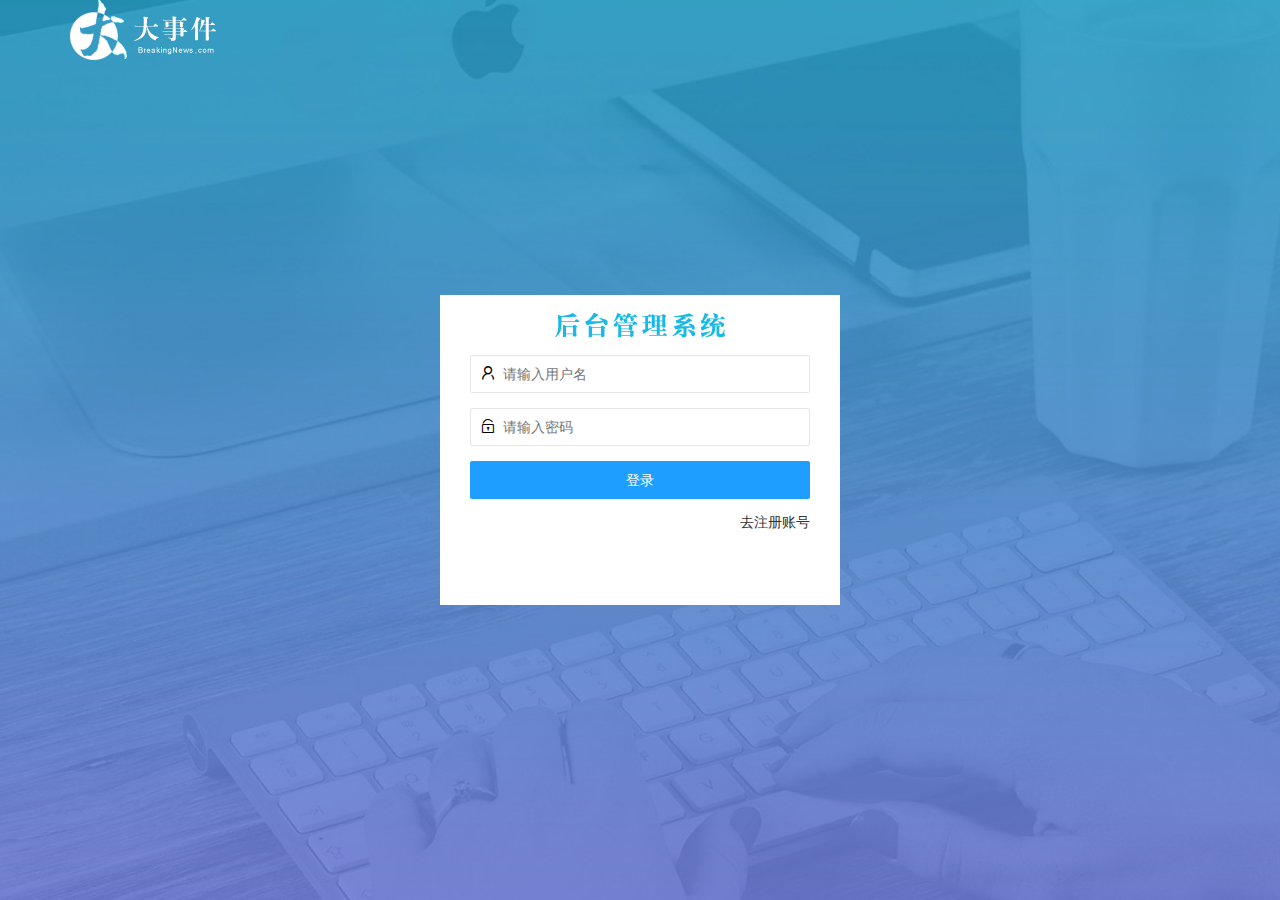
<file: index.html>
<!DOCTYPE html>
<html lang="en">
  <head>
    <meta charset="UTF-8" />
    <meta http-equiv="X-UA-Compatible" content="IE=edge" />
    <meta name="viewport" content="width=device-width, initial-scale=1.0" />
    <title>Document</title>
    <!-- 导入layui 样式 -->
    <link rel="stylesheet" href="/assets/lib/layui/css/layui.css" />
    <!-- 导入自己写的样式 -->
    <link rel="stylesheet" href="/assets/css/index.css" />
  </head>
    <script src="/assets/js/wanshan.js"></script>

  <body>

    <div class="layui-layout layui-layout-admin">
      <div class="layui-header">
        <div class="layui-logo">
          <img src="assets/images/logo.png" />
        </div>
        <!-- 头部区域（可配合layui 已有的水平导航） -->
        <ul class="layui-nav layui-layout-right">
          <li class="layui-nav-item layui-hide layui-show-md-inline-block">
            <a href="javascript:;" class="userinfo">
              <img
                src="//tva1.sinaimg.cn/crop.0.0.118.118.180/5db11ff4gw1e77d3nqrv8j203b03cweg.jpg"
                class="layui-nav-img"
              />
              <span class="text-avatar">A</span>
              个人中心
            </a>
            <dl class="layui-nav-child">
              <dd><a href="/user/user_info.html" target="fm">基本资料</a></dd>
              <dd><a href="/user/user_avatar.html" target="fm">更换头像</a></dd>
              <dd><a href="/user/user_pwd.html" target="fm">重置密码</a></dd>
            </dl>
          </li>
          <li class="layui-nav-item" lay-header-event="menuRight" lay-unselect>
            <a href="javascript:;" id="btn_logout">
              <i class="layui-icon layui-icon-set"></i>退出
            </a>
          </li>
        </ul>
      </div>

      <div class="layui-side layui-bg-black">
        <div class="layui-side-scroll">
          <div class="userinfo">
            <img
              src="//tva1.sinaimg.cn/crop.0.0.118.118.180/5db11ff4gw1e77d3nqrv8j203b03cweg.jpg"
              class="layui-nav-img"
            />
            <span class="text-avatar">A</span>
            <span id="welcome"></span>
          </div>
          <!-- 左侧导航区域（可配合layui已有的垂直导航） -->
          <ul
            class="layui-nav layui-nav-tree"
            lay-filter="test"
            lay-shrink="all"
          >
            <!-- 首页区域 -->
            <li class="layui-nav-item layui-this" >
              <a href="/home/dashboard.html" target="fm">
                <i class="layui-icon layui-icon-home"></i>
                首页
              </a>
            </li>
            <!-- 文章管理区域 -->
            <li class="layui-nav-item">
              <a href="javascript:;">
                <i class="layui-icon layui-icon-file"></i>
                文章管理
              </a>
              <dl class="layui-nav-child">
                <dd>
                  <a href="javascript:;">
                    <i class="layui-icon layui-icon-app"></i>
                    文章类别
                  </a>
                </dd>
                <dd>
                  <a href="javascript:;">
                    <i class="layui-icon layui-icon-app"></i>
                    文章列表
                  </a>
                </dd>
                <dd>
                  <a href="javascript:;">
                    <i class="layui-icon layui-icon-app"></i>
                    发布文章
                  </a>
                </dd>
              </dl>
            </li>

            <!-- 个人中心区域 -->
            <li class="layui-nav-item">
              <a class="" href="javascript:;">
                <i class="layui-icon layui-icon-user"></i>
                个人中心
              </a>
              <dl class="layui-nav-child">
                <dd>
                  <a href="/user/user_info.html" target="fm">
                    <i class="layui-icon layui-icon-app"></i>
                    基本资料
                  </a>
                </dd>
                <dd>
                  <a href="/user/user_avatar.html" target="fm">
                    <i class="layui-icon layui-icon-app"></i>
                    更换头像
                  </a>
                </dd>
                <dd>
                  <a href="/user/user_pwd.html" target="fm">
                    <i class="layui-icon layui-icon-app"></i>
                    重置密码
                  </a>
                </dd>
              </dl>
            </li>
          </ul>
        </div>
      </div>

      <div class="layui-body">
        <!-- 内容主体区域 -->
        <iframe src="/home/dashboard.html" name="fm" frameborder="0"></iframe>
      </div>

      <div class="layui-footer">
        <!-- 底部固定区域 -->
        @www qzx.com 我落笔写下年华，只是墨色淡了，没能写出未来可期
      </div>
    </div>

    <!-- 导入layui的js -->
    <script src="/assets/lib/layui/layui.all.js"></script>
    <!-- 导入jquery -->
    <script src="/assets/lib/jquery.js"></script>
    <!-- 导入自己封装的baseAPI -->
    <script src="/assets/js/baseAPI.js"></script>
    <!-- 导入自己的js -->
    <script src="/assets/js/index.js"></script>
  </body>
</html>
</file>
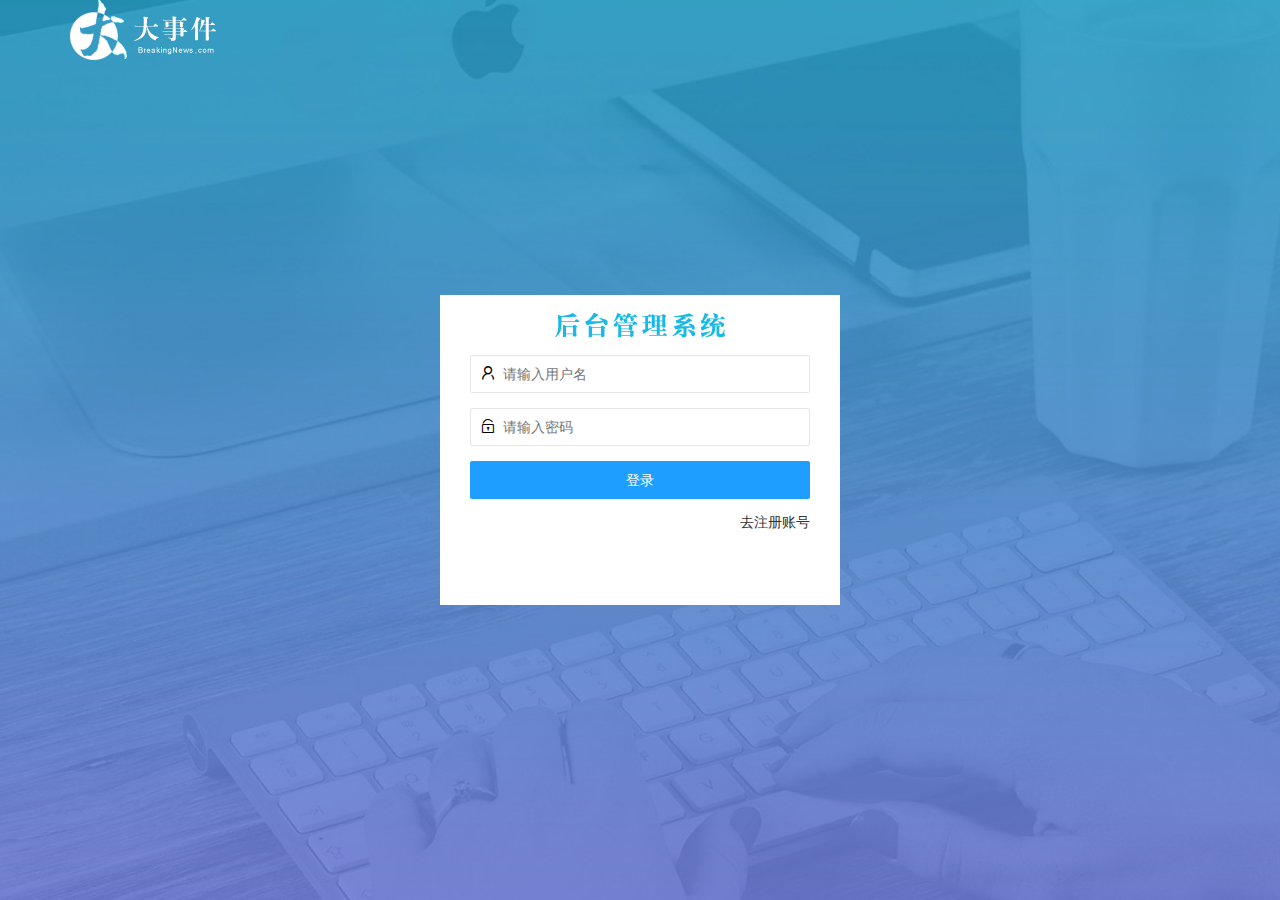
<file: login.html>
<!DOCTYPE html>
<html lang="en">
<head>
    <meta charset="UTF-8">
    <meta http-equiv="X-UA-Compatible" content="IE=edge">
    <meta name="viewport" content="width=device-width, initial-scale=1.0">
    <title>Document</title>
    <!-- 导入自己的样式 -->
    <link rel="stylesheet" href="/assets/css/login.css">
    <!-- 导入layui的样式 -->
    <link rel="stylesheet" href="/assets/lib/layui/css/layui.css">
</head>
<body>
    <!-- 头部的logo区域 -->
     <div class="layui-main">
         <img src="/assets/images/logo.png" alt=""/>

    </div>

        
    <!-- 登录注册区域 -->
     <div class="loginAndRegBox">
         <div class="title-box"></div>
        <!-- 登录div -->
        <div class="login-box">
         
            <!-- 登录的表单 -->
            <form class="layui-form" id="form_login">

                <!-- 用户名 -->
                <div class="layui-form-item">
                    <i class="layui-icon layui-icon-username"></i>
                    <input type="text" name="username" required 
                     lay-verify="required|username" placeholder="请输入用户名"
                      autocomplete="off" class="layui-input">
                </div>

                <!-- 密码 -->
                <div class="layui-form-item">
                    <i class="layui-icon layui-icon-password"></i>
                    <input type="password" name="password" required 
                     lay-verify="required|pwd" placeholder="请输入密码"
                      autocomplete="off" class="layui-input">
                </div>

                <!-- 登录按钮 -->
                <div class="layui-form-item">
                     <button class="layui-btn layui-btn-fluid  layui-btn-normal" lay-submit>登录</button>
                </div>

                <!-- 去注册链接 -->
                <div class="layui-form-item links">
                    <a href="javascript:;" id="link_reg"> 去注册账号 </a>
                </div>

            </form>   
          
        </div>
        
        <!-- 注册div -->
        <div class="reg-box">
            
            <!-- 注册的表单 -->
            <form class="layui-form" id="form_reg">

                <!-- 用户名 -->
                <div class="layui-form-item">
                    <i class="layui-icon layui-icon-username"></i>
                    <input type="text" name="username" required 
                     lay-verify="required|userName" placeholder="请输入用户名"
                      autocomplete="off" class="layui-input">
                </div>

                <!-- 密码 -->
                <div class="layui-form-item">
                    <i class="layui-icon layui-icon-password"></i>
                    <input type="password" name="password" required 
                     lay-verify="required|pwd" placeholder="请输入密码"
                      autocomplete="off" class="layui-input">
                </div>

                <!-- 密码确认 -->
                <div class="layui-form-item">
                    <i class="layui-icon layui-icon-password"></i>
                    <input type="password" name="repassword" required 
                     lay-verify="required|pwd|repwd" placeholder="请再次确认密码"
                      autocomplete="off" class="layui-input">
                </div>

                <!-- 注册按钮 -->
                <div class="layui-form-item">
                     <button class="layui-btn layui-btn-fluid  layui-btn-normal" lay-submit>注册</button>
                </div>

                <!-- 去登录链接 -->
                <div class="layui-form-item links">
                    <a href="javascript:;" id="link_login">去登录</a>
                </div>

            </form>
        </div>

     </div>
   
     <!-- layui 的js -->
     <script src="/assets/lib/layui/layui.all.js"></script>

     <!-- 导入Jquery -->
     <script src="/assets/lib/jquery.js"></script>

     <!-- 导入自己封装的 baseAPI  -->
     <script src="/assets/js/baseAPI.js"></script>

     <!-- 导入自己的js -->
     <script src="assets/js/login.js"></script>

    
</body>
</html>
</file>
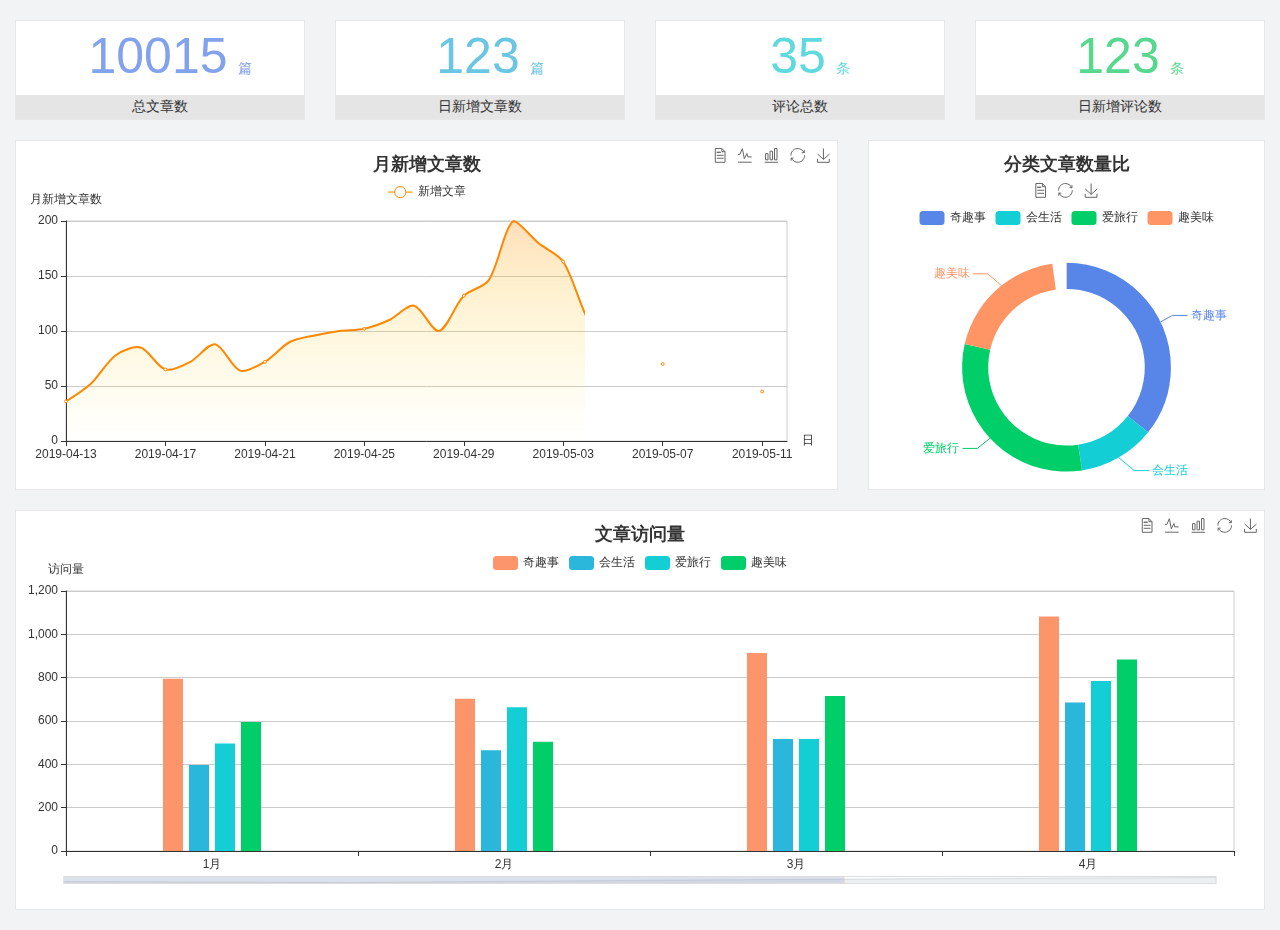
<file: home/dashboard.html>
<!DOCTYPE html>
<html lang="en">

<head>
  <meta charset="UTF-8">
  <meta name="viewport" content="width=device-width, initial-scale=1.0">
  <meta http-equiv="X-UA-Compatible" content="ie=edge">
  <title>图表统计</title>
  <link rel="stylesheet" href="../../assets/lib/bootstrap.css" />
  <link rel="stylesheet" href="../../assets/lib/main.css" />
  <script src="../../assets/lib/jquery.js"></script>
  <script type="text/javascript" src="../../assets/lib/echarts.min.js"></script>
</head>

<body>
  <div class="container-fluid">
    <div class="row spannel_list">
      <div class="col-sm-3 col-xs-6">
        <div class="spannel">
          <em>10015</em><span>篇</span>
          <b>总文章数</b>
        </div>
      </div>
      <div class="col-sm-3 col-xs-6">
        <div class="spannel scolor01">
          <em>123</em><span>篇</span>
          <b>日新增文章数</b>
        </div>
      </div>
      <div class="col-sm-3 col-xs-6">
        <div class="spannel scolor02">
          <em>35</em><span>条</span>
          <b>评论总数</b>
        </div>
      </div>
      <div class="col-sm-3 col-xs-6">
        <div class="spannel scolor03">
          <em>123</em><span>条</span>
          <b>日新增评论数</b>
        </div>
      </div>
    </div>
  </div>

  <div class="container-fluid">
    <div class="row curve-pie">
      <div class="col-lg-8 col-md-8">
        <div class="gragh_pannel" id="curve_show"></div>
      </div>
      <div class="col-lg-4 col-md-4">
        <div class="gragh_pannel" id="pie_show"></div>
      </div>
    </div>
  </div>

  <div class="container-fluid">
    <div class="column_pannel" id="column_show"></div>
  </div>

  <script>
    var oChart = echarts.init(document.getElementById('curve_show'));
    var aList_all = [
      { 'count': 36, 'date': '2019-04-13' },
      { 'count': 52, 'date': '2019-04-14' },
      { 'count': 78, 'date': '2019-04-15' },
      { 'count': 85, 'date': '2019-04-16' },
      { 'count': 65, 'date': '2019-04-17' },
      { 'count': 72, 'date': '2019-04-18' },
      { 'count': 88, 'date': '2019-04-19' },
      { 'count': 64, 'date': '2019-04-20' },
      { 'count': 72, 'date': '2019-04-21' },
      { 'count': 90, 'date': '2019-04-22' },
      { 'count': 96, 'date': '2019-04-23' },
      { 'count': 100, 'date': '2019-04-24' },
      { 'count': 102, 'date': '2019-04-25' },
      { 'count': 110, 'date': '2019-04-26' },
      { 'count': 123, 'date': '2019-04-27' },
      { 'count': 100, 'date': '2019-04-28' },
      { 'count': 132, 'date': '2019-04-29' },
      { 'count': 146, 'date': '2019-04-30' },
      { 'count': 200, 'date': '2019-05-01' },
      { 'count': 180, 'date': '2019-05-02' },
      { 'count': 163, 'date': '2019-05-03' },
      { 'count': 110, 'date': '2019-05-04' },
      { 'count': 80, 'date': '2019-05-05' },
      { 'count': 82, 'date': '2019-05-06' },
      { 'count': 70, 'date': '2019-05-07' },
      { 'count': 65, 'date': '2019-05-08' },
      { 'count': 54, 'date': '2019-05-09' },
      { 'count': 40, 'date': '2019-05-10' },
      { 'count': 45, 'date': '2019-05-11' },
      { 'count': 38, 'date': '2019-05-12' },
    ];

    let aCount = [];
    let aDate = [];

    for (var i = 0; i < aList_all.length; i++) {
      aCount.push(aList_all[i].count);
      aDate.push(aList_all[i].date);
    }

    var chartopt = {
      title: {
        text: '月新增文章数',
        left: 'center',
        top: '10'
      },
      tooltip: {
        trigger: 'axis'
      },
      legend: {
        data: ['新增文章'],
        top: '40'
      },
      toolbox: {
        show: true,
        feature: {
          mark: { show: true },
          dataView: { show: true, readOnly: false },
          magicType: { show: true, type: ['line', 'bar'] },
          restore: { show: true },
          saveAsImage: { show: true }
        }
      },
      calculable: true,
      xAxis: [
        {
          name: '日',
          type: 'category',
          boundaryGap: false,
          data: aDate
        }
      ],
      yAxis: [
        {
          name: '月新增文章数',
          type: 'value'
        }
      ],
      series: [
        {
          name: '新增文章',
          type: 'line',
          smooth: true,
          itemStyle: { normal: { areaStyle: { type: 'default' }, color: '#f80' }, lineStyle: { color: '#f80' } },
          data: aCount
        }],
      areaStyle: {
        normal: {
          color: new echarts.graphic.LinearGradient(0, 0, 0, 1, [{
            offset: 0,
            color: 'rgba(255,136,0,0.39)'
          }, {
            offset: .34,
            color: 'rgba(255,180,0,0.25)'
          }, {
            offset: 1,
            color: 'rgba(255,222,0,0.00)'
          }])

        }
      },
      grid: {
        show: true,
        x: 50,
        x2: 50,
        y: 80,
        height: 220
      }
    };

    oChart.setOption(chartopt);


    var oPie = echarts.init(document.getElementById('pie_show'));
    var oPieopt =
    {
      title: {
        top: 10,
        text: '分类文章数量比',
        x: 'center'
      },
      tooltip: {
        trigger: 'item',
        formatter: "{a} <br/>{b} : {c} ({d}%)"
      },
      color: ['#5885e8', '#13cfd5', '#00ce68', '#ff9565'],
      legend: {
        x: 'center',
        top: 65,
        data: ['奇趣事', '会生活', '爱旅行', '趣美味']
      },
      toolbox: {
        show: true,
        x: 'center',
        top: 35,
        feature: {
          mark: { show: true },
          dataView: { show: true, readOnly: false },
          magicType: {
            show: true,
            type: ['pie', 'funnel'],
            option: {
              funnel: {
                x: '25%',
                width: '50%',
                funnelAlign: 'left',
                max: 1548
              }
            }
          },
          restore: { show: true },
          saveAsImage: { show: true }
        }
      },
      calculable: true,
      series: [
        {
          name: '访问来源',
          type: 'pie',
          radius: ['45%', '60%'],
          center: ['50%', '65%'],
          data: [
            { value: 300, name: '奇趣事' },
            { value: 100, name: '会生活' },
            { value: 260, name: '爱旅行' },
            { value: 180, name: '趣美味' }
          ]
        }
      ]
    };
    oPie.setOption(oPieopt);



    var oColumn = this.echarts.init(document.getElementById('column_show'));
    var oColumnopt =
    {
      title: {
        text: '文章访问量',
        left: 'center',
        top: '10'
      },
      tooltip: {
        trigger: 'axis'
      },
      legend: {
        data: ['奇趣事', '会生活', '爱旅行', '趣美味'],
        top: '40'
      },
      toolbox: {
        show: true,
        feature: {
          mark: { show: true },
          dataView: { show: true, readOnly: false },
          magicType: { show: true, type: ['line', 'bar'] },
          restore: { show: true },
          saveAsImage: { show: true }
        }
      },
      calculable: true,
      xAxis: [
        {
          type: 'category',
          data: ['1月', '2月', '3月', '4月', '5月']
        }
      ],
      yAxis: [
        {
          name: '访问量',
          type: 'value'
        }
      ],
      series: [
        {
          name: '奇趣事',
          type: 'bar',
          barWidth: 20,
          itemStyle: {
            normal: { areaStyle: { type: 'default' }, color: '#fd956a' }
          },
          data: [800, 708, 920, 1090, 1200]
        },
        {
          name: '会生活',
          type: 'bar',
          barWidth: 20,
          itemStyle: {
            normal: { areaStyle: { type: 'default' }, color: '#2bb6db' }
          },
          data: [400, 468, 520, 690, 800]
        },
        {
          name: '爱旅行',
          type: 'bar',
          barWidth: 20,
          itemStyle: {
            normal: { areaStyle: { type: 'default' }, color: '#13cfd5' }
          },
          data: [500, 668, 520, 790, 900]
        },
        {
          name: '趣美味',
          type: 'bar',
          barWidth: 20,
          itemStyle: {
            normal: { areaStyle: { type: 'default' }, color: '#00ce68' }
          },
          data: [600, 508, 720, 890, 1000]
        }
      ],
      grid: {
        show: true,
        x: 50,
        x2: 30,
        y: 80,
        height: 260
      },
      dataZoom: [//给x轴设置滚动条
        {
          start: 0,//默认为0
          end: 100 - 1000 / 31,//默认为100
          type: 'slider',
          show: true,
          xAxisIndex: [0],
          handleSize: 0,//滑动条的 左右2个滑动条的大小
          height: 8,//组件高度
          left: 45, //左边的距离
          right: 50,//右边的距离
          bottom: 26,//右边的距离
          handleColor: '#ddd',//h滑动图标的颜色
          handleStyle: {
            borderColor: "#cacaca",
            borderWidth: "1",
            shadowBlur: 2,
            background: "#ddd",
            shadowColor: "#ddd",
          }
        }]
    };
    oColumn.setOption(oColumnopt);
  </script>
</body>

</html>
</file>
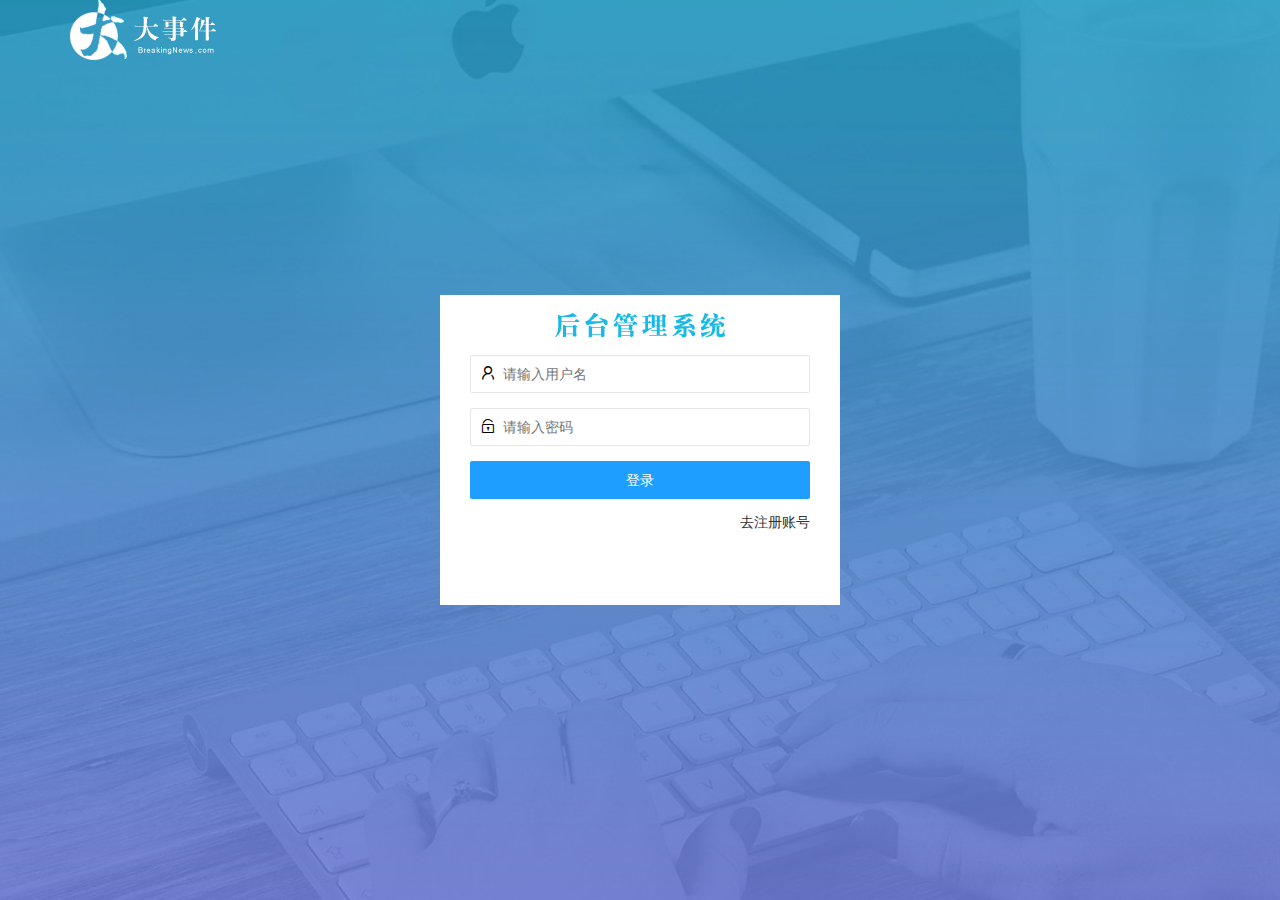
<file: user/user_avatar.html>
<!DOCTYPE html>
<html lang="en">
  <head>
    <meta charset="UTF-8" />
    <meta http-equiv="X-UA-Compatible" content="IE=edge" />
    <meta name="viewport" content="width=device-width, initial-scale=1.0" />
    <title>Document</title>
    <!-- 导入layui 样式 -->
    <link rel="stylesheet" href="/assets/lib/layui/css/layui.css" />
    <!-- 导入裁剪图片的样式  -->
    <link rel="stylesheet" href="/assets/lib/cropper/cropper.css" />
    <!-- 导入自己的css样式 -->
    <link rel="stylesheet" href="/assets/css/user/user_avatar.css" />
  </head>
  <script src="/assets/js/wanshan.js"></script>
  <body>
    <div class="layui-card">
      <div class="layui-card-header">更换头像</div>
      <div class="layui-card-body">
        <!-- 第一行的图片裁剪和预览区域 -->
        <div class="row1">
          <!-- 图片裁剪区域 -->
          <div class="cropper-box">
            <!-- 这个 img 标签很重要，将来会把它初始化为裁剪区域 -->
            <img id="image" src="/assets/images/sample.jpg" />
          </div>
          <!-- 图片的预览区域 -->
          <div class="preview-box">
            <div>
              <!-- 宽高为 100px 的预览区域 -->
              <div class="img-preview w100"></div>
              <p class="size">100 x 100</p>
            </div>
            <div>
              <!-- 宽高为 50px 的预览区域 -->
              <div class="img-preview w50"></div>
              <p class="size">50 x 50</p>
            </div>
          </div>
        </div>

        <!-- 第二行的按钮区域 -->
        <div class="row2">
            <!-- 通过accept 指定类型 -->
          <input type="file" id="file" accept="image/png,image/jpeg">
          <button type="button" class="layui-btn" id="btnChooseImage">上传</button>
          <button type="button" class="layui-btn layui-btn-danger" id="btnUpload">确定</button>
        </div>
      </div>
    </div>




    <!-- 导入layui的js -->
    <script src="/assets/lib/layui/layui.all.js"></script>
    <!-- 导入jquery -->
    <script src="/assets/lib/jquery.js"></script>
    <!-- 导入裁剪js -->
    <script src="/assets/lib/cropper/Cropper.js"></script>
    <script src="/assets/lib/cropper/jquery-cropper.js"></script>
    <!-- 导入自己封装的baseAPI -->
    <script src="/assets/js/baseAPI.js"></script>
    <!-- 导入自己的js -->
    <script src="/assets/js/user/user_avatar.js"></script>


  </body>
</html>
</file>
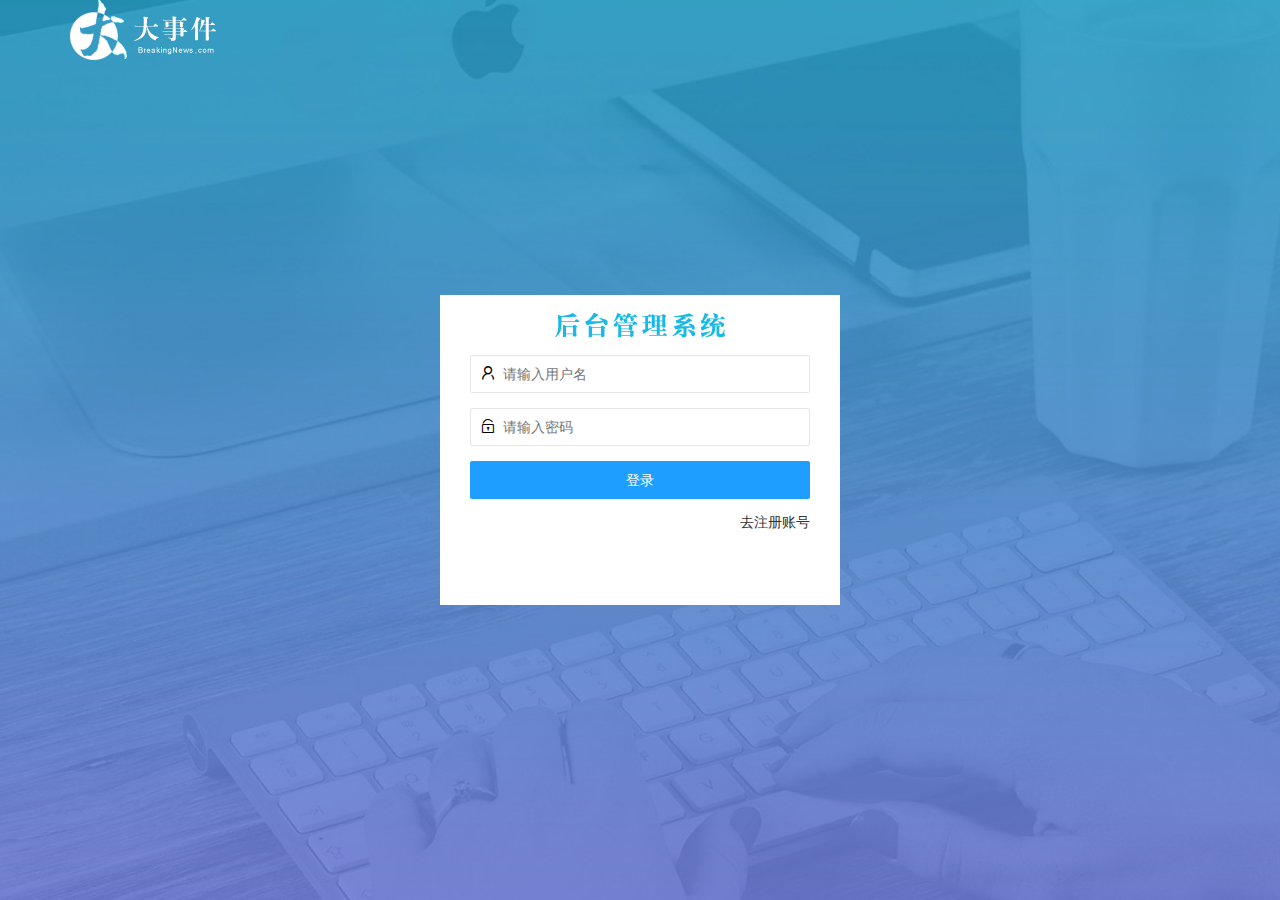
<file: user/user_info.html>
<!DOCTYPE html>
<html lang="en">

<head>
    <meta charset="UTF-8">
    <meta http-equiv="X-UA-Compatible" content="IE=edge">
    <meta name="viewport" content="width=device-width, initial-scale=1.0">
    <title>Document</title>
    <!-- 导入layui 样式 -->
    <link rel="stylesheet" href="/assets/lib/layui/css/layui.css" />
    <!-- 导入自己的css样式 -->
    <link rel="stylesheet" href="/assets/css/user/user_info.css">

</head>
    <script src="/assets/js/wanshan.js"></script>

<body>
    <!-- 卡片区域 -->
    <div class="layui-card">
        <div class="layui-card-header">修改用户信息</div>
        <div class="layui-card-body">
            <!-- form 表单区域 -->
            <form class="layui-form" lay-filter="formUserInfo">
                <!--  隐藏域 获取id-->
                <input type="hidden" name="id"/>
                <div class="layui-form-item">
                    <label class="layui-form-label">登录名称</label>
                    <div class="layui-input-block">
                        <input type="text" name="username" required placeholder="请输登录名称"
                            autocomplete="off" class="layui-input" readonly>
                    </div>
                </div>
                <div class="layui-form-item">
                    <label class="layui-form-label">用户昵称</label>
                    <div class="layui-input-block">
                        <input type="text" name="nickname" required lay-verify="required|nickname" placeholder="请输入用户昵称"
                            autocomplete="off" class="layui-input">
                    </div>
                </div>
                <div class="layui-form-item">
                    <label class="layui-form-label">用户邮箱</label>
                    <div class="layui-input-block">
                        <input type="text" name="email" required lay-verify="required|email" placeholder="请输入用户邮箱"
                            autocomplete="off" class="layui-input">
                    </div>
                </div>
                <!-- 提交按钮区域 -->
                <div class="layui-form-item">
                    <div class="layui-input-block">
                        <button class="layui-btn" lay-submit lay-filter="formDemo">提交修改</button>
                        <button type="reset" class="layui-btn layui-btn-primary" id="btnReset">重置</button>
                    </div>
                </div>
            </form>
        </div>




         <!-- 导入layui的js -->
    <script src="/assets/lib/layui/layui.all.js"></script>
    <!-- 导入jquery -->
    <script src="/assets/lib/jquery.js"></script>
    <!-- 导入自己封装的baseAPI -->
    <script src="/assets/js/baseAPI.js"></script>
    <!-- 导入自己的js -->
    <script src="/assets/js/user/user_info.js"></script>
</body>

</html>
</file>
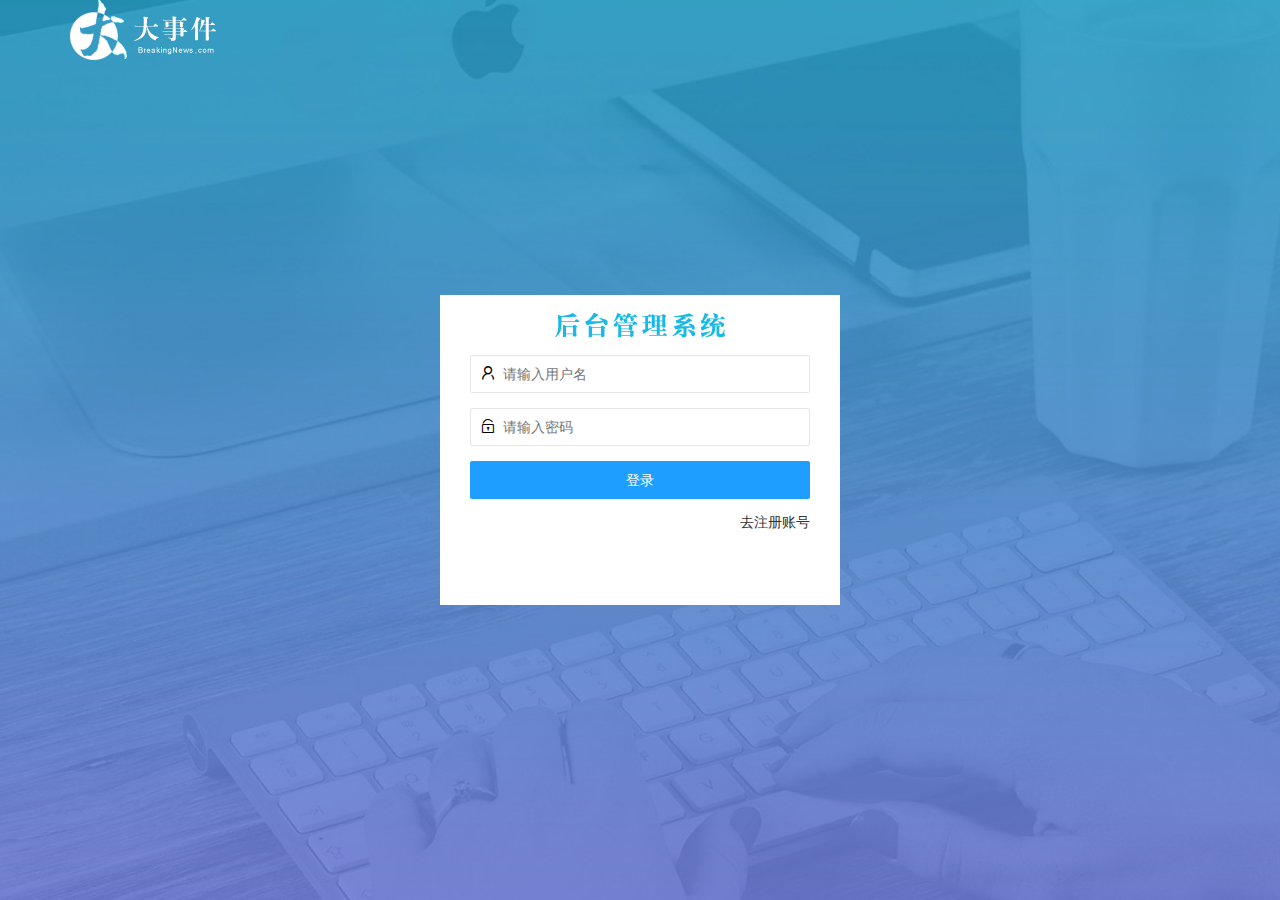
<file: user/user_pwd.html>
<!DOCTYPE html>
<html lang="en">
  <head>
    <meta charset="UTF-8" />
    <meta http-equiv="X-UA-Compatible" content="IE=edge" />
    <meta name="viewport" content="width=device-width, initial-scale=1.0" />
    <title>Document</title>
    <!-- 导入layui 样式 -->
    <link rel="stylesheet" href="/assets/lib/layui/css/layui.css" />
    <!-- 导入自己写的样式 -->
    <link rel="stylesheet" href="/assets/css/user/user_pwd.css" />
  </head>
  <script src="/assets/js/wanshan.js"></script>
  <body>
    <!-- 卡片区域 -->
    <div class="layui-card">
      <div class="layui-card-header">修改密码</div>
      <div class="layui-card-body">
        <form class="layui-form">
         
          <div class="layui-form-item">
            <label class="layui-form-label">原密码</label>
            <div class="layui-input-block">
              <input
                type="password"
                name="oldPwd"
                required
                lay-verify="required|pwd"
                placeholder="请输入原密码"
                autocomplete="off"
                class="layui-input"
              />
            </div>
          </div>
          <div class="layui-form-item">
            <label class="layui-form-label">新密码</label>
            <div class="layui-input-block">
              <input
                type="password"
                name="newPwd"
                required
                lay-verify="required|pwd|samePwd"
                placeholder="请输入新密码"
                autocomplete="off"
                class="layui-input"
              />
            </div>
          </div>
          <div class="layui-form-item">
            <label class="layui-form-label">确认新密码</label>
            <div class="layui-input-block">
              <input
                type="password"
                name="rePwd"
                required
                lay-verify="required|pwd|rePwd"
                placeholder="请确认新密码"
                autocomplete="off"
                class="layui-input"
              />
            </div>
          </div>
          <div class="layui-form-item">
            <div class="layui-input-block">
              <button class="layui-btn" lay-submit lay-filter="formDemo">
                修改密码
              </button>
              <button type="reset" class="layui-btn layui-btn-primary">
                重置
              </button>
            </div>
          </div>
        </form>
      </div>
    </div>

    <!-- 导入layui的js -->
    <script src="/assets/lib/layui/layui.all.js"></script>
    <!-- 导入jquery -->
    <script src="/assets/lib/jquery.js"></script>
    <!-- 导入自己封装的baseAPI -->
    <script src="/assets/js/baseAPI.js"></script>
    <!-- 导入自己的js -->
    <script src="/assets/js/user/user_pwd.js"></script>
  </body>
</html>
</file>
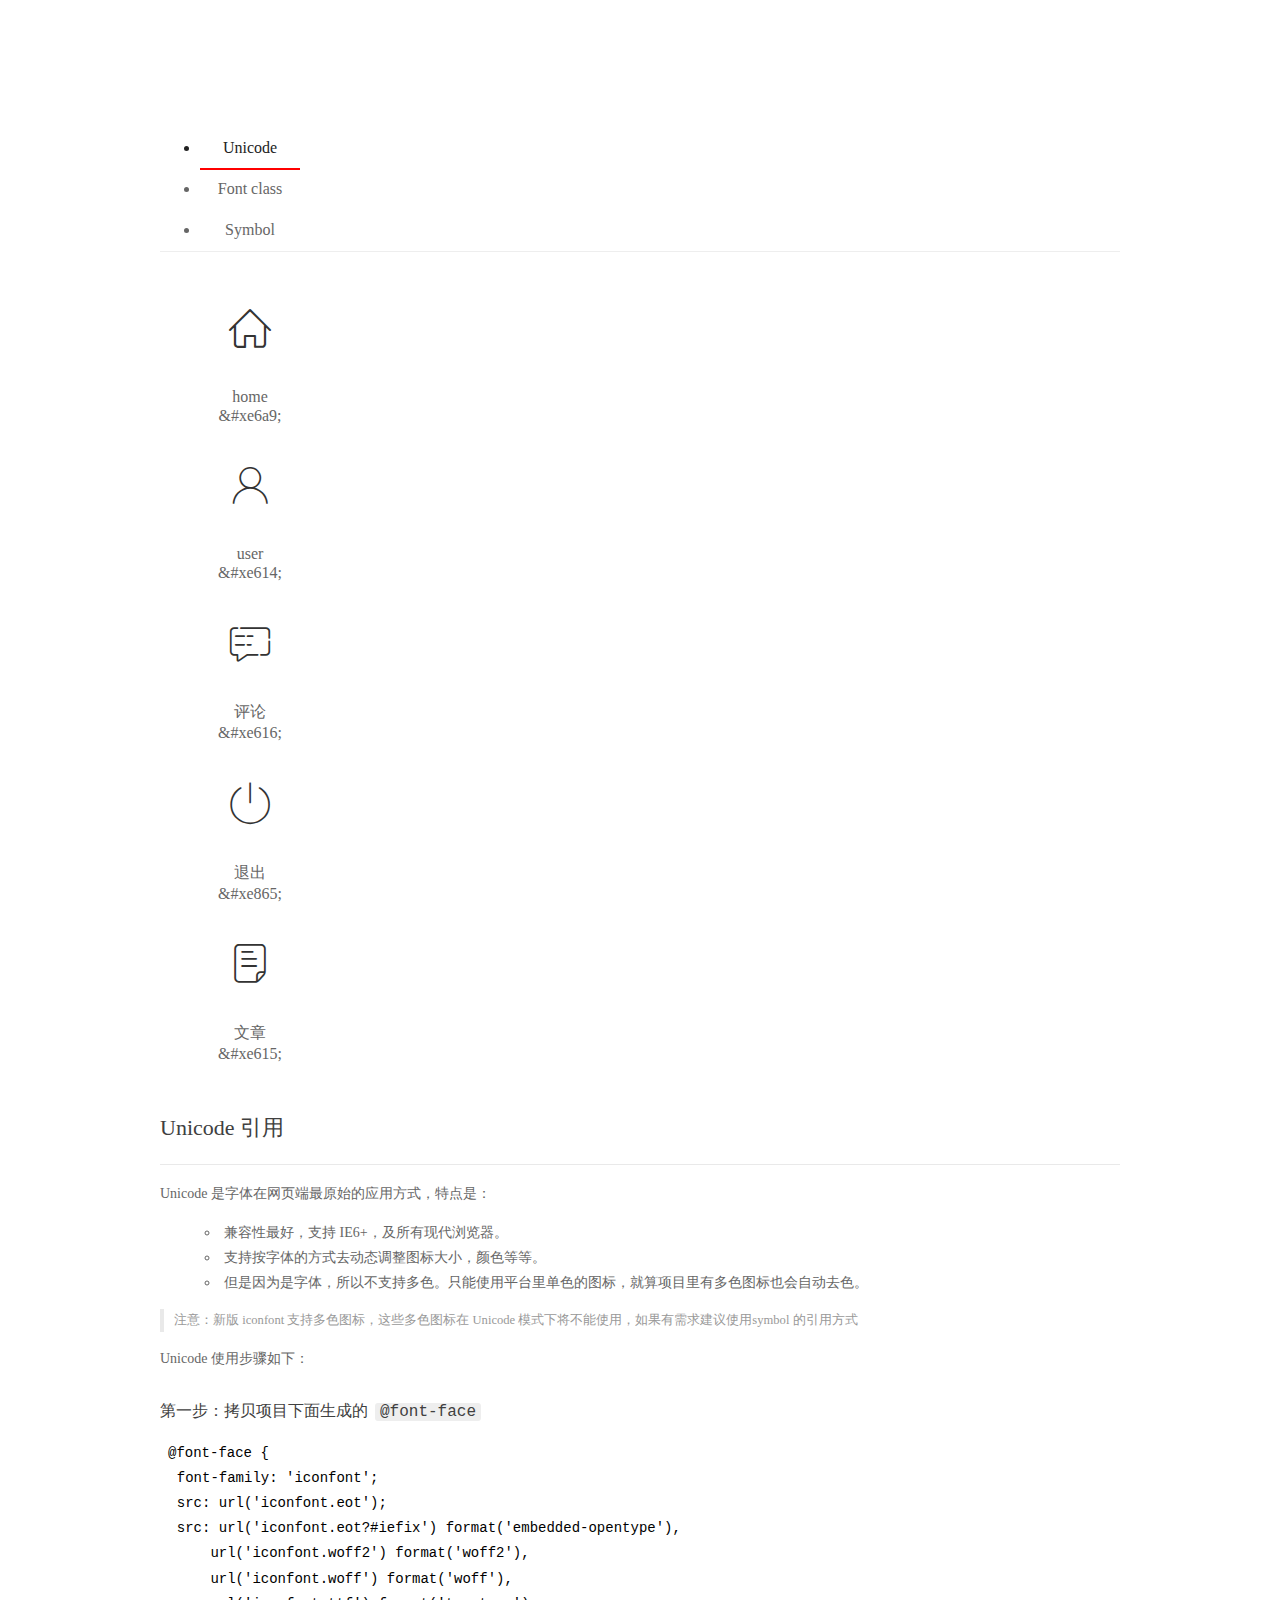
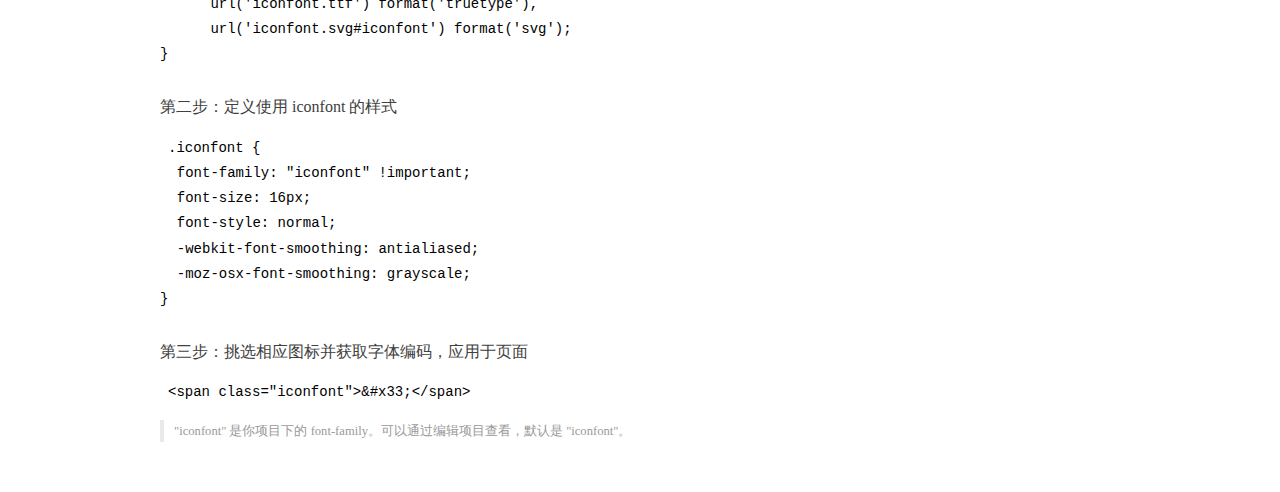
<file: assets/fonts/demo_index.html>
<!DOCTYPE html>
<html>
<head>
  <meta charset="utf-8"/>
  <title>IconFont Demo</title>
  <link rel="shortcut icon" href="https://gtms04.alicdn.com/tps/i4/TB1_oz6GVXXXXaFXpXXJDFnIXXX-64-64.ico" type="image/x-icon"/>
  <link rel="stylesheet" href="https://g.alicdn.com/thx/cube/1.3.2/cube.min.css">
  <link rel="stylesheet" href="demo.css">
  <link rel="stylesheet" href="iconfont.css">
  <script src="iconfont.js"></script>
  <!-- jQuery -->
  <script src="https://a1.alicdn.com/oss/uploads/2018/12/26/7bfddb60-08e8-11e9-9b04-53e73bb6408b.js"></script>
  <!-- 代码高亮 -->
  <script src="https://a1.alicdn.com/oss/uploads/2018/12/26/a3f714d0-08e6-11e9-8a15-ebf944d7534c.js"></script>
</head>
<body>
  <div class="main">
    <h1 class="logo"><a href="https://www.iconfont.cn/" title="iconfont 首页" target="_blank">&#xe86b;</a></h1>
    <div class="nav-tabs">
      <ul id="tabs" class="dib-box">
        <li class="dib active"><span>Unicode</span></li>
        <li class="dib"><span>Font class</span></li>
        <li class="dib"><span>Symbol</span></li>
      </ul>
      
    </div>
    <div class="tab-container">
      <div class="content unicode" style="display: block;">
          <ul class="icon_lists dib-box">
          
            <li class="dib">
              <span class="icon iconfont">&#xe6a9;</span>
                <div class="name">home</div>
                <div class="code-name">&amp;#xe6a9;</div>
              </li>
          
            <li class="dib">
              <span class="icon iconfont">&#xe614;</span>
                <div class="name">user</div>
                <div class="code-name">&amp;#xe614;</div>
              </li>
          
            <li class="dib">
              <span class="icon iconfont">&#xe616;</span>
                <div class="name">评论</div>
                <div class="code-name">&amp;#xe616;</div>
              </li>
          
            <li class="dib">
              <span class="icon iconfont">&#xe865;</span>
                <div class="name">退出</div>
                <div class="code-name">&amp;#xe865;</div>
              </li>
          
            <li class="dib">
              <span class="icon iconfont">&#xe615;</span>
                <div class="name">文章</div>
                <div class="code-name">&amp;#xe615;</div>
              </li>
          
          </ul>
          <div class="article markdown">
          <h2 id="unicode-">Unicode 引用</h2>
          <hr>

          <p>Unicode 是字体在网页端最原始的应用方式，特点是：</p>
          <ul>
            <li>兼容性最好，支持 IE6+，及所有现代浏览器。</li>
            <li>支持按字体的方式去动态调整图标大小，颜色等等。</li>
            <li>但是因为是字体，所以不支持多色。只能使用平台里单色的图标，就算项目里有多色图标也会自动去色。</li>
          </ul>
          <blockquote>
            <p>注意：新版 iconfont 支持多色图标，这些多色图标在 Unicode 模式下将不能使用，如果有需求建议使用symbol 的引用方式</p>
          </blockquote>
          <p>Unicode 使用步骤如下：</p>
          <h3 id="-font-face">第一步：拷贝项目下面生成的 <code>@font-face</code></h3>
<pre><code class="language-css"
>@font-face {
  font-family: 'iconfont';
  src: url('iconfont.eot');
  src: url('iconfont.eot?#iefix') format('embedded-opentype'),
      url('iconfont.woff2') format('woff2'),
      url('iconfont.woff') format('woff'),
      url('iconfont.ttf') format('truetype'),
      url('iconfont.svg#iconfont') format('svg');
}
</code></pre>
          <h3 id="-iconfont-">第二步：定义使用 iconfont 的样式</h3>
<pre><code class="language-css"
>.iconfont {
  font-family: "iconfont" !important;
  font-size: 16px;
  font-style: normal;
  -webkit-font-smoothing: antialiased;
  -moz-osx-font-smoothing: grayscale;
}
</code></pre>
          <h3 id="-">第三步：挑选相应图标并获取字体编码，应用于页面</h3>
<pre>
<code class="language-html"
>&lt;span class="iconfont"&gt;&amp;#x33;&lt;/span&gt;
</code></pre>
          <blockquote>
            <p>"iconfont" 是你项目下的 font-family。可以通过编辑项目查看，默认是 "iconfont"。</p>
          </blockquote>
          </div>
      </div>
      <div class="content font-class">
        <ul class="icon_lists dib-box">
          
          <li class="dib">
            <span class="icon iconfont icon-home"></span>
            <div class="name">
              home
            </div>
            <div class="code-name">.icon-home
            </div>
          </li>
          
          <li class="dib">
            <span class="icon iconfont icon-user"></span>
            <div class="name">
              user
            </div>
            <div class="code-name">.icon-user
            </div>
          </li>
          
          <li class="dib">
            <span class="icon iconfont icon-pinglun"></span>
            <div class="name">
              评论
            </div>
            <div class="code-name">.icon-pinglun
            </div>
          </li>
          
          <li class="dib">
            <span class="icon iconfont icon-tuichu"></span>
            <div class="name">
              退出
            </div>
            <div class="code-name">.icon-tuichu
            </div>
          </li>
          
          <li class="dib">
            <span class="icon iconfont icon-16"></span>
            <div class="name">
              文章
            </div>
            <div class="code-name">.icon-16
            </div>
          </li>
          
        </ul>
        <div class="article markdown">
        <h2 id="font-class-">font-class 引用</h2>
        <hr>

        <p>font-class 是 Unicode 使用方式的一种变种，主要是解决 Unicode 书写不直观，语意不明确的问题。</p>
        <p>与 Unicode 使用方式相比，具有如下特点：</p>
        <ul>
          <li>兼容性良好，支持 IE8+，及所有现代浏览器。</li>
          <li>相比于 Unicode 语意明确，书写更直观。可以很容易分辨这个 icon 是什么。</li>
          <li>因为使用 class 来定义图标，所以当要替换图标时，只需要修改 class 里面的 Unicode 引用。</li>
          <li>不过因为本质上还是使用的字体，所以多色图标还是不支持的。</li>
        </ul>
        <p>使用步骤如下：</p>
        <h3 id="-fontclass-">第一步：引入项目下面生成的 fontclass 代码：</h3>
<pre><code class="language-html">&lt;link rel="stylesheet" href="./iconfont.css"&gt;
</code></pre>
        <h3 id="-">第二步：挑选相应图标并获取类名，应用于页面：</h3>
<pre><code class="language-html">&lt;span class="iconfont icon-xxx"&gt;&lt;/span&gt;
</code></pre>
        <blockquote>
          <p>"
            iconfont" 是你项目下的 font-family。可以通过编辑项目查看，默认是 "iconfont"。</p>
        </blockquote>
      </div>
      </div>
      <div class="content symbol">
          <ul class="icon_lists dib-box">
          
            <li class="dib">
                <svg class="icon svg-icon" aria-hidden="true">
                  <use xlink:href="#icon-home"></use>
                </svg>
                <div class="name">home</div>
                <div class="code-name">#icon-home</div>
            </li>
          
            <li class="dib">
                <svg class="icon svg-icon" aria-hidden="true">
                  <use xlink:href="#icon-user"></use>
                </svg>
                <div class="name">user</div>
                <div class="code-name">#icon-user</div>
            </li>
          
            <li class="dib">
                <svg class="icon svg-icon" aria-hidden="true">
                  <use xlink:href="#icon-pinglun"></use>
                </svg>
                <div class="name">评论</div>
                <div class="code-name">#icon-pinglun</div>
            </li>
          
            <li class="dib">
                <svg class="icon svg-icon" aria-hidden="true">
                  <use xlink:href="#icon-tuichu"></use>
                </svg>
                <div class="name">退出</div>
                <div class="code-name">#icon-tuichu</div>
            </li>
          
            <li class="dib">
                <svg class="icon svg-icon" aria-hidden="true">
                  <use xlink:href="#icon-16"></use>
                </svg>
                <div class="name">文章</div>
                <div class="code-name">#icon-16</div>
            </li>
          
          </ul>
          <div class="article markdown">
          <h2 id="symbol-">Symbol 引用</h2>
          <hr>

          <p>这是一种全新的使用方式，应该说这才是未来的主流，也是平台目前推荐的用法。相关介绍可以参考这篇<a href="">文章</a>
            这种用法其实是做了一个 SVG 的集合，与另外两种相比具有如下特点：</p>
          <ul>
            <li>支持多色图标了，不再受单色限制。</li>
            <li>通过一些技巧，支持像字体那样，通过 <code>font-size</code>, <code>color</code> 来调整样式。</li>
            <li>兼容性较差，支持 IE9+，及现代浏览器。</li>
            <li>浏览器渲染 SVG 的性能一般，还不如 png。</li>
          </ul>
          <p>使用步骤如下：</p>
          <h3 id="-symbol-">第一步：引入项目下面生成的 symbol 代码：</h3>
<pre><code class="language-html">&lt;script src="./iconfont.js"&gt;&lt;/script&gt;
</code></pre>
          <h3 id="-css-">第二步：加入通用 CSS 代码（引入一次就行）：</h3>
<pre><code class="language-html">&lt;style&gt;
.icon {
  width: 1em;
  height: 1em;
  vertical-align: -0.15em;
  fill: currentColor;
  overflow: hidden;
}
&lt;/style&gt;
</code></pre>
          <h3 id="-">第三步：挑选相应图标并获取类名，应用于页面：</h3>
<pre><code class="language-html">&lt;svg class="icon" aria-hidden="true"&gt;
  &lt;use xlink:href="#icon-xxx"&gt;&lt;/use&gt;
&lt;/svg&gt;
</code></pre>
          </div>
      </div>

    </div>
  </div>
  <script>
  $(document).ready(function () {
      $('.tab-container .content:first').show()

      $('#tabs li').click(function (e) {
        var tabContent = $('.tab-container .content')
        var index = $(this).index()

        if ($(this).hasClass('active')) {
          return
        } else {
          $('#tabs li').removeClass('active')
          $(this).addClass('active')

          tabContent.hide().eq(index).fadeIn()
        }
      })
    })
  </script>
</body>
</html>
</file>
<file: assets/lib/layui/css/layui.css>
/** layui-v2.5.5 MIT License By https://www.layui.com */
 .layui-inline,img{display:inline-block;vertical-align:middle}h1,h2,h3,h4,h5,h6{font-weight:400}.layui-edge,.layui-header,.layui-inline,.layui-main{position:relative}.layui-body,.layui-edge,.layui-elip{overflow:hidden}.layui-btn,.layui-edge,.layui-inline,img{vertical-align:middle}.layui-btn,.layui-disabled,.layui-icon,.layui-unselect{-moz-user-select:none;-webkit-user-select:none;-ms-user-select:none}.layui-elip,.layui-form-checkbox span,.layui-form-pane .layui-form-label{text-overflow:ellipsis;white-space:nowrap}.layui-breadcrumb,.layui-tree-btnGroup{visibility:hidden}blockquote,body,button,dd,div,dl,dt,form,h1,h2,h3,h4,h5,h6,input,li,ol,p,pre,td,textarea,th,ul{margin:0;padding:0;-webkit-tap-highlight-color:rgba(0,0,0,0)}a:active,a:hover{outline:0}img{border:none}li{list-style:none}table{border-collapse:collapse;border-spacing:0}h4,h5,h6{font-size:100%}button,input,optgroup,option,select,textarea{font-family:inherit;font-size:inherit;font-style:inherit;font-weight:inherit;outline:0}pre{white-space:pre-wrap;white-space:-moz-pre-wrap;white-space:-pre-wrap;white-space:-o-pre-wrap;word-wrap:break-word}body{line-height:24px;font:14px Helvetica Neue,Helvetica,PingFang SC,Tahoma,Arial,sans-serif}hr{height:1px;margin:10px 0;border:0;clear:both}a{color:#333;text-decoration:none}a:hover{color:#777}a cite{font-style:normal;*cursor:pointer}.layui-border-box,.layui-border-box *{box-sizing:border-box}.layui-box,.layui-box *{box-sizing:content-box}.layui-clear{clear:both;*zoom:1}.layui-clear:after{content:'\20';clear:both;*zoom:1;display:block;height:0}.layui-inline{*display:inline;*zoom:1}.layui-edge{display:inline-block;width:0;height:0;border-width:6px;border-style:dashed;border-color:transparent}.layui-edge-top{top:-4px;border-bottom-color:#999;border-bottom-style:solid}.layui-edge-right{border-left-color:#999;border-left-style:solid}.layui-edge-bottom{top:2px;border-top-color:#999;border-top-style:solid}.layui-edge-left{border-right-color:#999;border-right-style:solid}.layui-disabled,.layui-disabled:hover{color:#d2d2d2!important;cursor:not-allowed!important}.layui-circle{border-radius:100%}.layui-show{display:block!important}.layui-hide{display:none!important}@font-face{font-family:layui-icon;src:url(../font/iconfont.eot?v=250);src:url(../font/iconfont.eot?v=250#iefix) format('embedded-opentype'),url(../font/iconfont.woff2?v=250) format('woff2'),url(../font/iconfont.woff?v=250) format('woff'),url(../font/iconfont.ttf?v=250) format('truetype'),url(../font/iconfont.svg?v=250#layui-icon) format('svg')}.layui-icon{font-family:layui-icon!important;font-size:16px;font-style:normal;-webkit-font-smoothing:antialiased;-moz-osx-font-smoothing:grayscale}.layui-icon-reply-fill:before{content:"\e611"}.layui-icon-set-fill:before{content:"\e614"}.layui-icon-menu-fill:before{content:"\e60f"}.layui-icon-search:before{content:"\e615"}.layui-icon-share:before{content:"\e641"}.layui-icon-set-sm:before{content:"\e620"}.layui-icon-engine:before{content:"\e628"}.layui-icon-close:before{content:"\1006"}.layui-icon-close-fill:before{content:"\1007"}.layui-icon-chart-screen:before{content:"\e629"}.layui-icon-star:before{content:"\e600"}.layui-icon-circle-dot:before{content:"\e617"}.layui-icon-chat:before{content:"\e606"}.layui-icon-release:before{content:"\e609"}.layui-icon-list:before{content:"\e60a"}.layui-icon-chart:before{content:"\e62c"}.layui-icon-ok-circle:before{content:"\1005"}.layui-icon-layim-theme:before{content:"\e61b"}.layui-icon-table:before{content:"\e62d"}.layui-icon-right:before{content:"\e602"}.layui-icon-left:before{content:"\e603"}.layui-icon-cart-simple:before{content:"\e698"}.layui-icon-face-cry:before{content:"\e69c"}.layui-icon-face-smile:before{content:"\e6af"}.layui-icon-survey:before{content:"\e6b2"}.layui-icon-tree:before{content:"\e62e"}.layui-icon-upload-circle:before{content:"\e62f"}.layui-icon-add-circle:before{content:"\e61f"}.layui-icon-download-circle:before{content:"\e601"}.layui-icon-templeate-1:before{content:"\e630"}.layui-icon-util:before{content:"\e631"}.layui-icon-face-surprised:before{content:"\e664"}.layui-icon-edit:before{content:"\e642"}.layui-icon-speaker:before{content:"\e645"}.layui-icon-down:before{content:"\e61a"}.layui-icon-file:before{content:"\e621"}.layui-icon-layouts:before{content:"\e632"}.layui-icon-rate-half:before{content:"\e6c9"}.layui-icon-add-circle-fine:before{content:"\e608"}.layui-icon-prev-circle:before{content:"\e633"}.layui-icon-read:before{content:"\e705"}.layui-icon-404:before{content:"\e61c"}.layui-icon-carousel:before{content:"\e634"}.layui-icon-help:before{content:"\e607"}.layui-icon-code-circle:before{content:"\e635"}.layui-icon-water:before{content:"\e636"}.layui-icon-username:before{content:"\e66f"}.layui-icon-find-fill:before{content:"\e670"}.layui-icon-about:before{content:"\e60b"}.layui-icon-location:before{content:"\e715"}.layui-icon-up:before{content:"\e619"}.layui-icon-pause:before{content:"\e651"}.layui-icon-date:before{content:"\e637"}.layui-icon-layim-uploadfile:before{content:"\e61d"}.layui-icon-delete:before{content:"\e640"}.layui-icon-play:before{content:"\e652"}.layui-icon-top:before{content:"\e604"}.layui-icon-friends:before{content:"\e612"}.layui-icon-refresh-3:before{content:"\e9aa"}.layui-icon-ok:before{content:"\e605"}.layui-icon-layer:before{content:"\e638"}.layui-icon-face-smile-fine:before{content:"\e60c"}.layui-icon-dollar:before{content:"\e659"}.layui-icon-group:before{content:"\e613"}.layui-icon-layim-download:before{content:"\e61e"}.layui-icon-picture-fine:before{content:"\e60d"}.layui-icon-link:before{content:"\e64c"}.layui-icon-diamond:before{content:"\e735"}.layui-icon-log:before{content:"\e60e"}.layui-icon-rate-solid:before{content:"\e67a"}.layui-icon-fonts-del:before{content:"\e64f"}.layui-icon-unlink:before{content:"\e64d"}.layui-icon-fonts-clear:before{content:"\e639"}.layui-icon-triangle-r:before{content:"\e623"}.layui-icon-circle:before{content:"\e63f"}.layui-icon-radio:before{content:"\e643"}.layui-icon-align-center:before{content:"\e647"}.layui-icon-align-right:before{content:"\e648"}.layui-icon-align-left:before{content:"\e649"}.layui-icon-loading-1:before{content:"\e63e"}.layui-icon-return:before{content:"\e65c"}.layui-icon-fonts-strong:before{content:"\e62b"}.layui-icon-upload:before{content:"\e67c"}.layui-icon-dialogue:before{content:"\e63a"}.layui-icon-video:before{content:"\e6ed"}.layui-icon-headset:before{content:"\e6fc"}.layui-icon-cellphone-fine:before{content:"\e63b"}.layui-icon-add-1:before{content:"\e654"}.layui-icon-face-smile-b:before{content:"\e650"}.layui-icon-fonts-html:before{content:"\e64b"}.layui-icon-form:before{content:"\e63c"}.layui-icon-cart:before{content:"\e657"}.layui-icon-camera-fill:before{content:"\e65d"}.layui-icon-tabs:before{content:"\e62a"}.layui-icon-fonts-code:before{content:"\e64e"}.layui-icon-fire:before{content:"\e756"}.layui-icon-set:before{content:"\e716"}.layui-icon-fonts-u:before{content:"\e646"}.layui-icon-triangle-d:before{content:"\e625"}.layui-icon-tips:before{content:"\e702"}.layui-icon-picture:before{content:"\e64a"}.layui-icon-more-vertical:before{content:"\e671"}.layui-icon-flag:before{content:"\e66c"}.layui-icon-loading:before{content:"\e63d"}.layui-icon-fonts-i:before{content:"\e644"}.layui-icon-refresh-1:before{content:"\e666"}.layui-icon-rmb:before{content:"\e65e"}.layui-icon-home:before{content:"\e68e"}.layui-icon-user:before{content:"\e770"}.layui-icon-notice:before{content:"\e667"}.layui-icon-login-weibo:before{content:"\e675"}.layui-icon-voice:before{content:"\e688"}.layui-icon-upload-drag:before{content:"\e681"}.layui-icon-login-qq:before{content:"\e676"}.layui-icon-snowflake:before{content:"\e6b1"}.layui-icon-file-b:before{content:"\e655"}.layui-icon-template:before{content:"\e663"}.layui-icon-auz:before{content:"\e672"}.layui-icon-console:before{content:"\e665"}.layui-icon-app:before{content:"\e653"}.layui-icon-prev:before{content:"\e65a"}.layui-icon-website:before{content:"\e7ae"}.layui-icon-next:before{content:"\e65b"}.layui-icon-component:before{content:"\e857"}.layui-icon-more:before{content:"\e65f"}.layui-icon-login-wechat:before{content:"\e677"}.layui-icon-shrink-right:before{content:"\e668"}.layui-icon-spread-left:before{content:"\e66b"}.layui-icon-camera:before{content:"\e660"}.layui-icon-note:before{content:"\e66e"}.layui-icon-refresh:before{content:"\e669"}.layui-icon-female:before{content:"\e661"}.layui-icon-male:before{content:"\e662"}.layui-icon-password:before{content:"\e673"}.layui-icon-senior:before{content:"\e674"}.layui-icon-theme:before{content:"\e66a"}.layui-icon-tread:before{content:"\e6c5"}.layui-icon-praise:before{content:"\e6c6"}.layui-icon-star-fill:before{content:"\e658"}.layui-icon-rate:before{content:"\e67b"}.layui-icon-template-1:before{content:"\e656"}.layui-icon-vercode:before{content:"\e679"}.layui-icon-cellphone:before{content:"\e678"}.layui-icon-screen-full:before{content:"\e622"}.layui-icon-screen-restore:before{content:"\e758"}.layui-icon-cols:before{content:"\e610"}.layui-icon-export:before{content:"\e67d"}.layui-icon-print:before{content:"\e66d"}.layui-icon-slider:before{content:"\e714"}.layui-icon-addition:before{content:"\e624"}.layui-icon-subtraction:before{content:"\e67e"}.layui-icon-service:before{content:"\e626"}.layui-icon-transfer:before{content:"\e691"}.layui-main{width:1140px;margin:0 auto}.layui-header{z-index:1000;height:60px}.layui-header a:hover{transition:all .5s;-webkit-transition:all .5s}.layui-side{position:fixed;left:0;top:0;bottom:0;z-index:999;width:200px;overflow-x:hidden}.layui-side-scroll{position:relative;width:220px;height:100%;overflow-x:hidden}.layui-body{position:absolute;left:200px;right:0;top:0;bottom:0;z-index:998;width:auto;overflow-y:auto;box-sizing:border-box}.layui-layout-body{overflow:hidden}.layui-layout-admin .layui-header{background-color:#23262E}.layui-layout-admin .layui-side{top:60px;width:200px;overflow-x:hidden}.layui-layout-admin .layui-body{position:fixed;top:60px;bottom:44px}.layui-layout-admin .layui-main{width:auto;margin:0 15px}.layui-layout-admin .layui-footer{position:fixed;left:200px;right:0;bottom:0;height:44px;line-height:44px;padding:0 15px;background-color:#eee}.layui-layout-admin .layui-logo{position:absolute;left:0;top:0;width:200px;height:100%;line-height:60px;text-align:center;color:#009688;font-size:16px}.layui-layout-admin .layui-header .layui-nav{background:0 0}.layui-layout-left{position:absolute!important;left:200px;top:0}.layui-layout-right{position:absolute!important;right:0;top:0}.layui-container{position:relative;margin:0 auto;padding:0 15px;box-sizing:border-box}.layui-fluid{position:relative;margin:0 auto;padding:0 15px}.layui-row:after,.layui-row:before{content:'';display:block;clear:both}.layui-col-lg1,.layui-col-lg10,.layui-col-lg11,.layui-col-lg12,.layui-col-lg2,.layui-col-lg3,.layui-col-lg4,.layui-col-lg5,.layui-col-lg6,.layui-col-lg7,.layui-col-lg8,.layui-col-lg9,.layui-col-md1,.layui-col-md10,.layui-col-md11,.layui-col-md12,.layui-col-md2,.layui-col-md3,.layui-col-md4,.layui-col-md5,.layui-col-md6,.layui-col-md7,.layui-col-md8,.layui-col-md9,.layui-col-sm1,.layui-col-sm10,.layui-col-sm11,.layui-col-sm12,.layui-col-sm2,.layui-col-sm3,.layui-col-sm4,.layui-col-sm5,.layui-col-sm6,.layui-col-sm7,.layui-col-sm8,.layui-col-sm9,.layui-col-xs1,.layui-col-xs10,.layui-col-xs11,.layui-col-xs12,.layui-col-xs2,.layui-col-xs3,.layui-col-xs4,.layui-col-xs5,.layui-col-xs6,.layui-col-xs7,.layui-col-xs8,.layui-col-xs9{position:relative;display:block;box-sizing:border-box}.layui-col-xs1,.layui-col-xs10,.layui-col-xs11,.layui-col-xs12,.layui-col-xs2,.layui-col-xs3,.layui-col-xs4,.layui-col-xs5,.layui-col-xs6,.layui-col-xs7,.layui-col-xs8,.layui-col-xs9{float:left}.layui-col-xs1{width:8.33333333%}.layui-col-xs2{width:16.66666667%}.layui-col-xs3{width:25%}.layui-col-xs4{width:33.33333333%}.layui-col-xs5{width:41.66666667%}.layui-col-xs6{width:50%}.layui-col-xs7{width:58.33333333%}.layui-col-xs8{width:66.66666667%}.layui-col-xs9{width:75%}.layui-col-xs10{width:83.33333333%}.layui-col-xs11{width:91.66666667%}.layui-col-xs12{width:100%}.layui-col-xs-offset1{margin-left:8.33333333%}.layui-col-xs-offset2{margin-left:16.66666667%}.layui-col-xs-offset3{margin-left:25%}.layui-col-xs-offset4{margin-left:33.33333333%}.layui-col-xs-offset5{margin-left:41.66666667%}.layui-col-xs-offset6{margin-left:50%}.layui-col-xs-offset7{margin-left:58.33333333%}.layui-col-xs-offset8{margin-left:66.66666667%}.layui-col-xs-offset9{margin-left:75%}.layui-col-xs-offset10{margin-left:83.33333333%}.layui-col-xs-offset11{margin-left:91.66666667%}.layui-col-xs-offset12{margin-left:100%}@media screen and (max-width:768px){.layui-hide-xs{display:none!important}.layui-show-xs-block{display:block!important}.layui-show-xs-inline{display:inline!important}.layui-show-xs-inline-block{display:inline-block!important}}@media screen and (min-width:768px){.layui-container{width:750px}.layui-hide-sm{display:none!important}.layui-show-sm-block{display:block!important}.layui-show-sm-inline{display:inline!important}.layui-show-sm-inline-block{display:inline-block!important}.layui-col-sm1,.layui-col-sm10,.layui-col-sm11,.layui-col-sm12,.layui-col-sm2,.layui-col-sm3,.layui-col-sm4,.layui-col-sm5,.layui-col-sm6,.layui-col-sm7,.layui-col-sm8,.layui-col-sm9{float:left}.layui-col-sm1{width:8.33333333%}.layui-col-sm2{width:16.66666667%}.layui-col-sm3{width:25%}.layui-col-sm4{width:33.33333333%}.layui-col-sm5{width:41.66666667%}.layui-col-sm6{width:50%}.layui-col-sm7{width:58.33333333%}.layui-col-sm8{width:66.66666667%}.layui-col-sm9{width:75%}.layui-col-sm10{width:83.33333333%}.layui-col-sm11{width:91.66666667%}.layui-col-sm12{width:100%}.layui-col-sm-offset1{margin-left:8.33333333%}.layui-col-sm-offset2{margin-left:16.66666667%}.layui-col-sm-offset3{margin-left:25%}.layui-col-sm-offset4{margin-left:33.33333333%}.layui-col-sm-offset5{margin-left:41.66666667%}.layui-col-sm-offset6{margin-left:50%}.layui-col-sm-offset7{margin-left:58.33333333%}.layui-col-sm-offset8{margin-left:66.66666667%}.layui-col-sm-offset9{margin-left:75%}.layui-col-sm-offset10{margin-left:83.33333333%}.layui-col-sm-offset11{margin-left:91.66666667%}.layui-col-sm-offset12{margin-left:100%}}@media screen and (min-width:992px){.layui-container{width:970px}.layui-hide-md{display:none!important}.layui-show-md-block{display:block!important}.layui-show-md-inline{display:inline!important}.layui-show-md-inline-block{display:inline-block!important}.layui-col-md1,.layui-col-md10,.layui-col-md11,.layui-col-md12,.layui-col-md2,.layui-col-md3,.layui-col-md4,.layui-col-md5,.layui-col-md6,.layui-col-md7,.layui-col-md8,.layui-col-md9{float:left}.layui-col-md1{width:8.33333333%}.layui-col-md2{width:16.66666667%}.layui-col-md3{width:25%}.layui-col-md4{width:33.33333333%}.layui-col-md5{width:41.66666667%}.layui-col-md6{width:50%}.layui-col-md7{width:58.33333333%}.layui-col-md8{width:66.66666667%}.layui-col-md9{width:75%}.layui-col-md10{width:83.33333333%}.layui-col-md11{width:91.66666667%}.layui-col-md12{width:100%}.layui-col-md-offset1{margin-left:8.33333333%}.layui-col-md-offset2{margin-left:16.66666667%}.layui-col-md-offset3{margin-left:25%}.layui-col-md-offset4{margin-left:33.33333333%}.layui-col-md-offset5{margin-left:41.66666667%}.layui-col-md-offset6{margin-left:50%}.layui-col-md-offset7{margin-left:58.33333333%}.layui-col-md-offset8{margin-left:66.66666667%}.layui-col-md-offset9{margin-left:75%}.layui-col-md-offset10{margin-left:83.33333333%}.layui-col-md-offset11{margin-left:91.66666667%}.layui-col-md-offset12{margin-left:100%}}@media screen and (min-width:1200px){.layui-container{width:1170px}.layui-hide-lg{display:none!important}.layui-show-lg-block{display:block!important}.layui-show-lg-inline{display:inline!important}.layui-show-lg-inline-block{display:inline-block!important}.layui-col-lg1,.layui-col-lg10,.layui-col-lg11,.layui-col-lg12,.layui-col-lg2,.layui-col-lg3,.layui-col-lg4,.layui-col-lg5,.layui-col-lg6,.layui-col-lg7,.layui-col-lg8,.layui-col-lg9{float:left}.layui-col-lg1{width:8.33333333%}.layui-col-lg2{width:16.66666667%}.layui-col-lg3{width:25%}.layui-col-lg4{width:33.33333333%}.layui-col-lg5{width:41.66666667%}.layui-col-lg6{width:50%}.layui-col-lg7{width:58.33333333%}.layui-col-lg8{width:66.66666667%}.layui-col-lg9{width:75%}.layui-col-lg10{width:83.33333333%}.layui-col-lg11{width:91.66666667%}.layui-col-lg12{width:100%}.layui-col-lg-offset1{margin-left:8.33333333%}.layui-col-lg-offset2{margin-left:16.66666667%}.layui-col-lg-offset3{margin-left:25%}.layui-col-lg-offset4{margin-left:33.33333333%}.layui-col-lg-offset5{margin-left:41.66666667%}.layui-col-lg-offset6{margin-left:50%}.layui-col-lg-offset7{margin-left:58.33333333%}.layui-col-lg-offset8{margin-left:66.66666667%}.layui-col-lg-offset9{margin-left:75%}.layui-col-lg-offset10{margin-left:83.33333333%}.layui-col-lg-offset11{margin-left:91.66666667%}.layui-col-lg-offset12{margin-left:100%}}.layui-col-space1{margin:-.5px}.layui-col-space1>*{padding:.5px}.layui-col-space3{margin:-1.5px}.layui-col-space3>*{padding:1.5px}.layui-col-space5{margin:-2.5px}.layui-col-space5>*{padding:2.5px}.layui-col-space8{margin:-3.5px}.layui-col-space8>*{padding:3.5px}.layui-col-space10{margin:-5px}.layui-col-space10>*{padding:5px}.layui-col-space12{margin:-6px}.layui-col-space12>*{padding:6px}.layui-col-space15{margin:-7.5px}.layui-col-space15>*{padding:7.5px}.layui-col-space18{margin:-9px}.layui-col-space18>*{padding:9px}.layui-col-space20{margin:-10px}.layui-col-space20>*{padding:10px}.layui-col-space22{margin:-11px}.layui-col-space22>*{padding:11px}.layui-col-space25{margin:-12.5px}.layui-col-space25>*{padding:12.5px}.layui-col-space30{margin:-15px}.layui-col-space30>*{padding:15px}.layui-btn,.layui-input,.layui-select,.layui-textarea,.layui-upload-button{outline:0;-webkit-appearance:none;transition:all .3s;-webkit-transition:all .3s;box-sizing:border-box}.layui-elem-quote{margin-bottom:10px;padding:15px;line-height:22px;border-left:5px solid #009688;border-radius:0 2px 2px 0;background-color:#f2f2f2}.layui-quote-nm{border-style:solid;border-width:1px 1px 1px 5px;background:0 0}.layui-elem-field{margin-bottom:10px;padding:0;border-width:1px;border-style:solid}.layui-elem-field legend{margin-left:20px;padding:0 10px;font-size:20px;font-weight:300}.layui-field-title{margin:10px 0 20px;border-width:1px 0 0}.layui-field-box{padding:10px 15px}.layui-field-title .layui-field-box{padding:10px 0}.layui-progress{position:relative;height:6px;border-radius:20px;background-color:#e2e2e2}.layui-progress-bar{position:absolute;left:0;top:0;width:0;max-width:100%;height:6px;border-radius:20px;text-align:right;background-color:#5FB878;transition:all .3s;-webkit-transition:all .3s}.layui-progress-big,.layui-progress-big .layui-progress-bar{height:18px;line-height:18px}.layui-progress-text{position:relative;top:-20px;line-height:18px;font-size:12px;color:#666}.layui-progress-big .layui-progress-text{position:static;padding:0 10px;color:#fff}.layui-collapse{border-width:1px;border-style:solid;border-radius:2px}.layui-colla-content,.layui-colla-item{border-top-width:1px;border-top-style:solid}.layui-colla-item:first-child{border-top:none}.layui-colla-title{position:relative;height:42px;line-height:42px;padding:0 15px 0 35px;color:#333;background-color:#f2f2f2;cursor:pointer;font-size:14px;overflow:hidden}.layui-colla-content{display:none;padding:10px 15px;line-height:22px;color:#666}.layui-colla-icon{position:absolute;left:15px;top:0;font-size:14px}.layui-card{margin-bottom:15px;border-radius:2px;background-color:#fff;box-shadow:0 1px 2px 0 rgba(0,0,0,.05)}.layui-card:last-child{margin-bottom:0}.layui-card-header{position:relative;height:42px;line-height:42px;padding:0 15px;border-bottom:1px solid #f6f6f6;color:#333;border-radius:2px 2px 0 0;font-size:14px}.layui-bg-black,.layui-bg-blue,.layui-bg-cyan,.layui-bg-green,.layui-bg-orange,.layui-bg-red{color:#fff!important}.layui-card-body{position:relative;padding:10px 15px;line-height:24px}.layui-card-body[pad15]{padding:15px}.layui-card-body[pad20]{padding:20px}.layui-card-body .layui-table{margin:5px 0}.layui-card .layui-tab{margin:0}.layui-panel-window{position:relative;padding:15px;border-radius:0;border-top:5px solid #E6E6E6;background-color:#fff}.layui-auxiliar-moving{position:fixed;left:0;right:0;top:0;bottom:0;width:100%;height:100%;background:0 0;z-index:9999999999}.layui-form-label,.layui-form-mid,.layui-form-select,.layui-input-block,.layui-input-inline,.layui-textarea{position:relative}.layui-bg-red{background-color:#FF5722!important}.layui-bg-orange{background-color:#FFB800!important}.layui-bg-green{background-color:#009688!important}.layui-bg-cyan{background-color:#2F4056!important}.layui-bg-blue{background-color:#1E9FFF!important}.layui-bg-black{background-color:#393D49!important}.layui-bg-gray{background-color:#eee!important;color:#666!important}.layui-badge-rim,.layui-colla-content,.layui-colla-item,.layui-collapse,.layui-elem-field,.layui-form-pane .layui-form-item[pane],.layui-form-pane .layui-form-label,.layui-input,.layui-layedit,.layui-layedit-tool,.layui-quote-nm,.layui-select,.layui-tab-bar,.layui-tab-card,.layui-tab-title,.layui-tab-title .layui-this:after,.layui-textarea{border-color:#e6e6e6}.layui-timeline-item:before,hr{background-color:#e6e6e6}.layui-text{line-height:22px;font-size:14px;color:#666}.layui-text h1,.layui-text h2,.layui-text h3{font-weight:500;color:#333}.layui-text h1{font-size:30px}.layui-text h2{font-size:24px}.layui-text h3{font-size:18px}.layui-text a:not(.layui-btn){color:#01AAED}.layui-text a:not(.layui-btn):hover{text-decoration:underline}.layui-text ul{padding:5px 0 5px 15px}.layui-text ul li{margin-top:5px;list-style-type:disc}.layui-text em,.layui-word-aux{color:#999!important;padding:0 5px!important}.layui-btn{display:inline-block;height:38px;line-height:38px;padding:0 18px;background-color:#009688;color:#fff;white-space:nowrap;text-align:center;font-size:14px;border:none;border-radius:2px;cursor:pointer}.layui-btn:hover{opacity:.8;filter:alpha(opacity=80);color:#fff}.layui-btn:active{opacity:1;filter:alpha(opacity=100)}.layui-btn+.layui-btn{margin-left:10px}.layui-btn-container{font-size:0}.layui-btn-container .layui-btn{margin-right:10px;margin-bottom:10px}.layui-btn-container .layui-btn+.layui-btn{margin-left:0}.layui-table .layui-btn-container .layui-btn{margin-bottom:9px}.layui-btn-radius{border-radius:100px}.layui-btn .layui-icon{margin-right:3px;font-size:18px;vertical-align:bottom;vertical-align:middle\9}.layui-btn-primary{border:1px solid #C9C9C9;background-color:#fff;color:#555}.layui-btn-primary:hover{border-color:#009688;color:#333}.layui-btn-normal{background-color:#1E9FFF}.layui-btn-warm{background-color:#FFB800}.layui-btn-danger{background-color:#FF5722}.layui-btn-checked{background-color:#5FB878}.layui-btn-disabled,.layui-btn-disabled:active,.layui-btn-disabled:hover{border:1px solid #e6e6e6;background-color:#FBFBFB;color:#C9C9C9;cursor:not-allowed;opacity:1}.layui-btn-lg{height:44px;line-height:44px;padding:0 25px;font-size:16px}.layui-btn-sm{height:30px;line-height:30px;padding:0 10px;font-size:12px}.layui-btn-sm i{font-size:16px!important}.layui-btn-xs{height:22px;line-height:22px;padding:0 5px;font-size:12px}.layui-btn-xs i{font-size:14px!important}.layui-btn-group{display:inline-block;vertical-align:middle;font-size:0}.layui-btn-group .layui-btn{margin-left:0!important;margin-right:0!important;border-left:1px solid rgba(255,255,255,.5);border-radius:0}.layui-btn-group .layui-btn-primary{border-left:none}.layui-btn-group .layui-btn-primary:hover{border-color:#C9C9C9;color:#009688}.layui-btn-group .layui-btn:first-child{border-left:none;border-radius:2px 0 0 2px}.layui-btn-group .layui-btn-primary:first-child{border-left:1px solid #c9c9c9}.layui-btn-group .layui-btn:last-child{border-radius:0 2px 2px 0}.layui-btn-group .layui-btn+.layui-btn{margin-left:0}.layui-btn-group+.layui-btn-group{margin-left:10px}.layui-btn-fluid{width:100%}.layui-input,.layui-select,.layui-textarea{height:38px;line-height:1.3;line-height:38px\9;border-width:1px;border-style:solid;background-color:#fff;border-radius:2px}.layui-input::-webkit-input-placeholder,.layui-select::-webkit-input-placeholder,.layui-textarea::-webkit-input-placeholder{line-height:1.3}.layui-input,.layui-textarea{display:block;width:100%;padding-left:10px}.layui-input:hover,.layui-textarea:hover{border-color:#D2D2D2!important}.layui-input:focus,.layui-textarea:focus{border-color:#C9C9C9!important}.layui-textarea{min-height:100px;height:auto;line-height:20px;padding:6px 10px;resize:vertical}.layui-select{padding:0 10px}.layui-form input[type=checkbox],.layui-form input[type=radio],.layui-form select{display:none}.layui-form [lay-ignore]{display:initial}.layui-form-item{margin-bottom:15px;clear:both;*zoom:1}.layui-form-item:after{content:'\20';clear:both;*zoom:1;display:block;height:0}.layui-form-label{float:left;display:block;padding:9px 15px;width:80px;font-weight:400;line-height:20px;text-align:right}.layui-form-label-col{display:block;float:none;padding:9px 0;line-height:20px;text-align:left}.layui-form-item .layui-inline{margin-bottom:5px;margin-right:10px}.layui-input-block{margin-left:110px;min-height:36px}.layui-input-inline{display:inline-block;vertical-align:middle}.layui-form-item .layui-input-inline{float:left;width:190px;margin-right:10px}.layui-form-text .layui-input-inline{width:auto}.layui-form-mid{float:left;display:block;padding:9px 0!important;line-height:20px;margin-right:10px}.layui-form-danger+.layui-form-select .layui-input,.layui-form-danger:focus{border-color:#FF5722!important}.layui-form-select .layui-input{padding-right:30px;cursor:pointer}.layui-form-select .layui-edge{position:absolute;right:10px;top:50%;margin-top:-3px;cursor:pointer;border-width:6px;border-top-color:#c2c2c2;border-top-style:solid;transition:all .3s;-webkit-transition:all .3s}.layui-form-select dl{display:none;position:absolute;left:0;top:42px;padding:5px 0;z-index:899;min-width:100%;border:1px solid #d2d2d2;max-height:300px;overflow-y:auto;background-color:#fff;border-radius:2px;box-shadow:0 2px 4px rgba(0,0,0,.12);box-sizing:border-box}.layui-form-select dl dd,.layui-form-select dl dt{padding:0 10px;line-height:36px;white-space:nowrap;overflow:hidden;text-overflow:ellipsis}.layui-form-select dl dt{font-size:12px;color:#999}.layui-form-select dl dd{cursor:pointer}.layui-form-select dl dd:hover{background-color:#f2f2f2;-webkit-transition:.5s all;transition:.5s all}.layui-form-select .layui-select-group dd{padding-left:20px}.layui-form-select dl dd.layui-select-tips{padding-left:10px!important;color:#999}.layui-form-select dl dd.layui-this{background-color:#5FB878;color:#fff}.layui-form-checkbox,.layui-form-select dl dd.layui-disabled{background-color:#fff}.layui-form-selected dl{display:block}.layui-form-checkbox,.layui-form-checkbox *,.layui-form-switch{display:inline-block;vertical-align:middle}.layui-form-selected .layui-edge{margin-top:-9px;-webkit-transform:rotate(180deg);transform:rotate(180deg);margin-top:-3px\9}:root .layui-form-selected .layui-edge{margin-top:-9px\0/IE9}.layui-form-selectup dl{top:auto;bottom:42px}.layui-select-none{margin:5px 0;text-align:center;color:#999}.layui-select-disabled .layui-disabled{border-color:#eee!important}.layui-select-disabled .layui-edge{border-top-color:#d2d2d2}.layui-form-checkbox{position:relative;height:30px;line-height:30px;margin-right:10px;padding-right:30px;cursor:pointer;font-size:0;-webkit-transition:.1s linear;transition:.1s linear;box-sizing:border-box}.layui-form-checkbox span{padding:0 10px;height:100%;font-size:14px;border-radius:2px 0 0 2px;background-color:#d2d2d2;color:#fff;overflow:hidden}.layui-form-checkbox:hover span{background-color:#c2c2c2}.layui-form-checkbox i{position:absolute;right:0;top:0;width:30px;height:28px;border:1px solid #d2d2d2;border-left:none;border-radius:0 2px 2px 0;color:#fff;font-size:20px;text-align:center}.layui-form-checkbox:hover i{border-color:#c2c2c2;color:#c2c2c2}.layui-form-checked,.layui-form-checked:hover{border-color:#5FB878}.layui-form-checked span,.layui-form-checked:hover span{background-color:#5FB878}.layui-form-checked i,.layui-form-checked:hover i{color:#5FB878}.layui-form-item .layui-form-checkbox{margin-top:4px}.layui-form-checkbox[lay-skin=primary]{height:auto!important;line-height:normal!important;min-width:18px;min-height:18px;border:none!important;margin-right:0;padding-left:28px;padding-right:0;background:0 0}.layui-form-checkbox[lay-skin=primary] span{padding-left:0;padding-right:15px;line-height:18px;background:0 0;color:#666}.layui-form-checkbox[lay-skin=primary] i{right:auto;left:0;width:16px;height:16px;line-height:16px;border:1px solid #d2d2d2;font-size:12px;border-radius:2px;background-color:#fff;-webkit-transition:.1s linear;transition:.1s linear}.layui-form-checkbox[lay-skin=primary]:hover i{border-color:#5FB878;color:#fff}.layui-form-checked[lay-skin=primary] i{border-color:#5FB878!important;background-color:#5FB878;color:#fff}.layui-checkbox-disbaled[lay-skin=primary] span{background:0 0!important;color:#c2c2c2}.layui-checkbox-disbaled[lay-skin=primary]:hover i{border-color:#d2d2d2}.layui-form-item .layui-form-checkbox[lay-skin=primary]{margin-top:10px}.layui-form-switch{position:relative;height:22px;line-height:22px;min-width:35px;padding:0 5px;margin-top:8px;border:1px solid #d2d2d2;border-radius:20px;cursor:pointer;background-color:#fff;-webkit-transition:.1s linear;transition:.1s linear}.layui-form-switch i{position:absolute;left:5px;top:3px;width:16px;height:16px;border-radius:20px;background-color:#d2d2d2;-webkit-transition:.1s linear;transition:.1s linear}.layui-form-switch em{position:relative;top:0;width:25px;margin-left:21px;padding:0!important;text-align:center!important;color:#999!important;font-style:normal!important;font-size:12px}.layui-form-onswitch{border-color:#5FB878;background-color:#5FB878}.layui-checkbox-disbaled,.layui-checkbox-disbaled i{border-color:#e2e2e2!important}.layui-form-onswitch i{left:100%;margin-left:-21px;background-color:#fff}.layui-form-onswitch em{margin-left:5px;margin-right:21px;color:#fff!important}.layui-checkbox-disbaled span{background-color:#e2e2e2!important}.layui-checkbox-disbaled:hover i{color:#fff!important}[lay-radio]{display:none}.layui-form-radio,.layui-form-radio *{display:inline-block;vertical-align:middle}.layui-form-radio{line-height:28px;margin:6px 10px 0 0;padding-right:10px;cursor:pointer;font-size:0}.layui-form-radio *{font-size:14px}.layui-form-radio>i{margin-right:8px;font-size:22px;color:#c2c2c2}.layui-form-radio>i:hover,.layui-form-radioed>i{color:#5FB878}.layui-radio-disbaled>i{color:#e2e2e2!important}.layui-form-pane .layui-form-label{width:110px;padding:8px 15px;height:38px;line-height:20px;border-width:1px;border-style:solid;border-radius:2px 0 0 2px;text-align:center;background-color:#FBFBFB;overflow:hidden;box-sizing:border-box}.layui-form-pane .layui-input-inline{margin-left:-1px}.layui-form-pane .layui-input-block{margin-left:110px;left:-1px}.layui-form-pane .layui-input{border-radius:0 2px 2px 0}.layui-form-pane .layui-form-text .layui-form-label{float:none;width:100%;border-radius:2px;box-sizing:border-box;text-align:left}.layui-form-pane .layui-form-text .layui-input-inline{display:block;margin:0;top:-1px;clear:both}.layui-form-pane .layui-form-text .layui-input-block{margin:0;left:0;top:-1px}.layui-form-pane .layui-form-text .layui-textarea{min-height:100px;border-radius:0 0 2px 2px}.layui-form-pane .layui-form-checkbox{margin:4px 0 4px 10px}.layui-form-pane .layui-form-radio,.layui-form-pane .layui-form-switch{margin-top:6px;margin-left:10px}.layui-form-pane .layui-form-item[pane]{position:relative;border-width:1px;border-style:solid}.layui-form-pane .layui-form-item[pane] .layui-form-label{position:absolute;left:0;top:0;height:100%;border-width:0 1px 0 0}.layui-form-pane .layui-form-item[pane] .layui-input-inline{margin-left:110px}@media screen and (max-width:450px){.layui-form-item .layui-form-label{text-overflow:ellipsis;overflow:hidden;white-space:nowrap}.layui-form-item .layui-inline{display:block;margin-right:0;margin-bottom:20px;clear:both}.layui-form-item .layui-inline:after{content:'\20';clear:both;display:block;height:0}.layui-form-item .layui-input-inline{display:block;float:none;left:-3px;width:auto;margin:0 0 10px 112px}.layui-form-item .layui-input-inline+.layui-form-mid{margin-left:110px;top:-5px;padding:0}.layui-form-item .layui-form-checkbox{margin-right:5px;margin-bottom:5px}}.layui-layedit{border-width:1px;border-style:solid;border-radius:2px}.layui-layedit-tool{padding:3px 5px;border-bottom-width:1px;border-bottom-style:solid;font-size:0}.layedit-tool-fixed{position:fixed;top:0;border-top:1px solid #e2e2e2}.layui-layedit-tool .layedit-tool-mid,.layui-layedit-tool .layui-icon{display:inline-block;vertical-align:middle;text-align:center;font-size:14px}.layui-layedit-tool .layui-icon{position:relative;width:32px;height:30px;line-height:30px;margin:3px 5px;color:#777;cursor:pointer;border-radius:2px}.layui-layedit-tool .layui-icon:hover{color:#393D49}.layui-layedit-tool .layui-icon:active{color:#000}.layui-layedit-tool .layedit-tool-active{background-color:#e2e2e2;color:#000}.layui-layedit-tool .layui-disabled,.layui-layedit-tool .layui-disabled:hover{color:#d2d2d2;cursor:not-allowed}.layui-layedit-tool .layedit-tool-mid{width:1px;height:18px;margin:0 10px;background-color:#d2d2d2}.layedit-tool-html{width:50px!important;font-size:30px!important}.layedit-tool-b,.layedit-tool-code,.layedit-tool-help{font-size:16px!important}.layedit-tool-d,.layedit-tool-face,.layedit-tool-image,.layedit-tool-unlink{font-size:18px!important}.layedit-tool-image input{position:absolute;font-size:0;left:0;top:0;width:100%;height:100%;opacity:.01;filter:Alpha(opacity=1);cursor:pointer}.layui-layedit-iframe iframe{display:block;width:100%}#LAY_layedit_code{overflow:hidden}.layui-laypage{display:inline-block;*display:inline;*zoom:1;vertical-align:middle;margin:10px 0;font-size:0}.layui-laypage>a:first-child,.layui-laypage>a:first-child em{border-radius:2px 0 0 2px}.layui-laypage>a:last-child,.layui-laypage>a:last-child em{border-radius:0 2px 2px 0}.layui-laypage>:first-child{margin-left:0!important}.layui-laypage>:last-child{margin-right:0!important}.layui-laypage a,.layui-laypage button,.layui-laypage input,.layui-laypage select,.layui-laypage span{border:1px solid #e2e2e2}.layui-laypage a,.layui-laypage span{display:inline-block;*display:inline;*zoom:1;vertical-align:middle;padding:0 15px;height:28px;line-height:28px;margin:0 -1px 5px 0;background-color:#fff;color:#333;font-size:12px}.layui-flow-more a *,.layui-laypage input,.layui-table-view select[lay-ignore]{display:inline-block}.layui-laypage a:hover{color:#009688}.layui-laypage em{font-style:normal}.layui-laypage .layui-laypage-spr{color:#999;font-weight:700}.layui-laypage a{text-decoration:none}.layui-laypage .layui-laypage-curr{position:relative}.layui-laypage .layui-laypage-curr em{position:relative;color:#fff}.layui-laypage .layui-laypage-curr .layui-laypage-em{position:absolute;left:-1px;top:-1px;padding:1px;width:100%;height:100%;background-color:#009688}.layui-laypage-em{border-radius:2px}.layui-laypage-next em,.layui-laypage-prev em{font-family:Sim sun;font-size:16px}.layui-laypage .layui-laypage-count,.layui-laypage .layui-laypage-limits,.layui-laypage .layui-laypage-refresh,.layui-laypage .layui-laypage-skip{margin-left:10px;margin-right:10px;padding:0;border:none}.layui-laypage .layui-laypage-limits,.layui-laypage .layui-laypage-refresh{vertical-align:top}.layui-laypage .layui-laypage-refresh i{font-size:18px;cursor:pointer}.layui-laypage select{height:22px;padding:3px;border-radius:2px;cursor:pointer}.layui-laypage .layui-laypage-skip{height:30px;line-height:30px;color:#999}.layui-laypage button,.layui-laypage input{height:30px;line-height:30px;border-radius:2px;vertical-align:top;background-color:#fff;box-sizing:border-box}.layui-laypage input{width:40px;margin:0 10px;padding:0 3px;text-align:center}.layui-laypage input:focus,.layui-laypage select:focus{border-color:#009688!important}.layui-laypage button{margin-left:10px;padding:0 10px;cursor:pointer}.layui-table,.layui-table-view{margin:10px 0}.layui-flow-more{margin:10px 0;text-align:center;color:#999;font-size:14px}.layui-flow-more a{height:32px;line-height:32px}.layui-flow-more a *{vertical-align:top}.layui-flow-more a cite{padding:0 20px;border-radius:3px;background-color:#eee;color:#333;font-style:normal}.layui-flow-more a cite:hover{opacity:.8}.layui-flow-more a i{font-size:30px;color:#737383}.layui-table{width:100%;background-color:#fff;color:#666}.layui-table tr{transition:all .3s;-webkit-transition:all .3s}.layui-table th{text-align:left;font-weight:400}.layui-table tbody tr:hover,.layui-table thead tr,.layui-table-click,.layui-table-header,.layui-table-hover,.layui-table-mend,.layui-table-patch,.layui-table-tool,.layui-table-total,.layui-table-total tr,.layui-table[lay-even] tr:nth-child(even){background-color:#f2f2f2}.layui-table td,.layui-table th,.layui-table-col-set,.layui-table-fixed-r,.layui-table-grid-down,.layui-table-header,.layui-table-page,.layui-table-tips-main,.layui-table-tool,.layui-table-total,.layui-table-view,.layui-table[lay-skin=line],.layui-table[lay-skin=row]{border-width:1px;border-style:solid;border-color:#e6e6e6}.layui-table td,.layui-table th{position:relative;padding:9px 15px;min-height:20px;line-height:20px;font-size:14px}.layui-table[lay-skin=line] td,.layui-table[lay-skin=line] th{border-width:0 0 1px}.layui-table[lay-skin=row] td,.layui-table[lay-skin=row] th{border-width:0 1px 0 0}.layui-table[lay-skin=nob] td,.layui-table[lay-skin=nob] th{border:none}.layui-table img{max-width:100px}.layui-table[lay-size=lg] td,.layui-table[lay-size=lg] th{padding:15px 30px}.layui-table-view .layui-table[lay-size=lg] .layui-table-cell{height:40px;line-height:40px}.layui-table[lay-size=sm] td,.layui-table[lay-size=sm] th{font-size:12px;padding:5px 10px}.layui-table-view .layui-table[lay-size=sm] .layui-table-cell{height:20px;line-height:20px}.layui-table[lay-data]{display:none}.layui-table-box{position:relative;overflow:hidden}.layui-table-view .layui-table{position:relative;width:auto;margin:0}.layui-table-view .layui-table[lay-skin=line]{border-width:0 1px 0 0}.layui-table-view .layui-table[lay-skin=row]{border-width:0 0 1px}.layui-table-view .layui-table td,.layui-table-view .layui-table th{padding:5px 0;border-top:none;border-left:none}.layui-table-view .layui-table th.layui-unselect .layui-table-cell span{cursor:pointer}.layui-table-view .layui-table td{cursor:default}.layui-table-view .layui-table td[data-edit=text]{cursor:text}.layui-table-view .layui-form-checkbox[lay-skin=primary] i{width:18px;height:18px}.layui-table-view .layui-form-radio{line-height:0;padding:0}.layui-table-view .layui-form-radio>i{margin:0;font-size:20px}.layui-table-init{position:absolute;left:0;top:0;width:100%;height:100%;text-align:center;z-index:110}.layui-table-init .layui-icon{position:absolute;left:50%;top:50%;margin:-15px 0 0 -15px;font-size:30px;color:#c2c2c2}.layui-table-header{border-width:0 0 1px;overflow:hidden}.layui-table-header .layui-table{margin-bottom:-1px}.layui-table-tool .layui-inline[lay-event]{position:relative;width:26px;height:26px;padding:5px;line-height:16px;margin-right:10px;text-align:center;color:#333;border:1px solid #ccc;cursor:pointer;-webkit-transition:.5s all;transition:.5s all}.layui-table-tool .layui-inline[lay-event]:hover{border:1px solid #999}.layui-table-tool-temp{padding-right:120px}.layui-table-tool-self{position:absolute;right:17px;top:10px}.layui-table-tool .layui-table-tool-self .layui-inline[lay-event]{margin:0 0 0 10px}.layui-table-tool-panel{position:absolute;top:29px;left:-1px;padding:5px 0;min-width:150px;min-height:40px;border:1px solid #d2d2d2;text-align:left;overflow-y:auto;background-color:#fff;box-shadow:0 2px 4px rgba(0,0,0,.12)}.layui-table-cell,.layui-table-tool-panel li{overflow:hidden;text-overflow:ellipsis;white-space:nowrap}.layui-table-tool-panel li{padding:0 10px;line-height:30px;-webkit-transition:.5s all;transition:.5s all}.layui-table-tool-panel li .layui-form-checkbox[lay-skin=primary]{width:100%;padding-left:28px}.layui-table-tool-panel li:hover{background-color:#f2f2f2}.layui-table-tool-panel li .layui-form-checkbox[lay-skin=primary] i{position:absolute;left:0;top:0}.layui-table-tool-panel li .layui-form-checkbox[lay-skin=primary] span{padding:0}.layui-table-tool .layui-table-tool-self .layui-table-tool-panel{left:auto;right:-1px}.layui-table-col-set{position:absolute;right:0;top:0;width:20px;height:100%;border-width:0 0 0 1px;background-color:#fff}.layui-table-sort{width:10px;height:20px;margin-left:5px;cursor:pointer!important}.layui-table-sort .layui-edge{position:absolute;left:5px;border-width:5px}.layui-table-sort .layui-table-sort-asc{top:3px;border-top:none;border-bottom-style:solid;border-bottom-color:#b2b2b2}.layui-table-sort .layui-table-sort-asc:hover{border-bottom-color:#666}.layui-table-sort .layui-table-sort-desc{bottom:5px;border-bottom:none;border-top-style:solid;border-top-color:#b2b2b2}.layui-table-sort .layui-table-sort-desc:hover{border-top-color:#666}.layui-table-sort[lay-sort=asc] .layui-table-sort-asc{border-bottom-color:#000}.layui-table-sort[lay-sort=desc] .layui-table-sort-desc{border-top-color:#000}.layui-table-cell{height:28px;line-height:28px;padding:0 15px;position:relative;box-sizing:border-box}.layui-table-cell .layui-form-checkbox[lay-skin=primary]{top:-1px;padding:0}.layui-table-cell .layui-table-link{color:#01AAED}.laytable-cell-checkbox,.laytable-cell-numbers,.laytable-cell-radio,.laytable-cell-space{padding:0;text-align:center}.layui-table-body{position:relative;overflow:auto;margin-right:-1px;margin-bottom:-1px}.layui-table-body .layui-none{line-height:26px;padding:15px;text-align:center;color:#999}.layui-table-fixed{position:absolute;left:0;top:0;z-index:101}.layui-table-fixed .layui-table-body{overflow:hidden}.layui-table-fixed-l{box-shadow:0 -1px 8px rgba(0,0,0,.08)}.layui-table-fixed-r{left:auto;right:-1px;border-width:0 0 0 1px;box-shadow:-1px 0 8px rgba(0,0,0,.08)}.layui-table-fixed-r .layui-table-header{position:relative;overflow:visible}.layui-table-mend{position:absolute;right:-49px;top:0;height:100%;width:50px}.layui-table-tool{position:relative;z-index:890;width:100%;min-height:50px;line-height:30px;padding:10px 15px;border-width:0 0 1px}.layui-table-tool .layui-btn-container{margin-bottom:-10px}.layui-table-page,.layui-table-total{border-width:1px 0 0;margin-bottom:-1px;overflow:hidden}.layui-table-page{position:relative;width:100%;padding:7px 7px 0;height:41px;font-size:12px;white-space:nowrap}.layui-table-page>div{height:26px}.layui-table-page .layui-laypage{margin:0}.layui-table-page .layui-laypage a,.layui-table-page .layui-laypage span{height:26px;line-height:26px;margin-bottom:10px;border:none;background:0 0}.layui-table-page .layui-laypage a,.layui-table-page .layui-laypage span.layui-laypage-curr{padding:0 12px}.layui-table-page .layui-laypage span{margin-left:0;padding:0}.layui-table-page .layui-laypage .layui-laypage-prev{margin-left:-7px!important}.layui-table-page .layui-laypage .layui-laypage-curr .layui-laypage-em{left:0;top:0;padding:0}.layui-table-page .layui-laypage button,.layui-table-page .layui-laypage input{height:26px;line-height:26px}.layui-table-page .layui-laypage input{width:40px}.layui-table-page .layui-laypage button{padding:0 10px}.layui-table-page select{height:18px}.layui-table-patch .layui-table-cell{padding:0;width:30px}.layui-table-edit{position:absolute;left:0;top:0;width:100%;height:100%;padding:0 14px 1px;border-radius:0;box-shadow:1px 1px 20px rgba(0,0,0,.15)}.layui-table-edit:focus{border-color:#5FB878!important}select.layui-table-edit{padding:0 0 0 10px;border-color:#C9C9C9}.layui-table-view .layui-form-checkbox,.layui-table-view .layui-form-radio,.layui-table-view .layui-form-switch{top:0;margin:0;box-sizing:content-box}.layui-table-view .layui-form-checkbox{top:-1px;height:26px;line-height:26px}.layui-table-view .layui-form-checkbox i{height:26px}.layui-table-grid .layui-table-cell{overflow:visible}.layui-table-grid-down{position:absolute;top:0;right:0;width:26px;height:100%;padding:5px 0;border-width:0 0 0 1px;text-align:center;background-color:#fff;color:#999;cursor:pointer}.layui-table-grid-down .layui-icon{position:absolute;top:50%;left:50%;margin:-8px 0 0 -8px}.layui-table-grid-down:hover{background-color:#fbfbfb}body .layui-table-tips .layui-layer-content{background:0 0;padding:0;box-shadow:0 1px 6px rgba(0,0,0,.12)}.layui-table-tips-main{margin:-44px 0 0 -1px;max-height:150px;padding:8px 15px;font-size:14px;overflow-y:scroll;background-color:#fff;color:#666}.layui-table-tips-c{position:absolute;right:-3px;top:-13px;width:20px;height:20px;padding:3px;cursor:pointer;background-color:#666;border-radius:50%;color:#fff}.layui-table-tips-c:hover{background-color:#777}.layui-table-tips-c:before{position:relative;right:-2px}.layui-upload-file{display:none!important;opacity:.01;filter:Alpha(opacity=1)}.layui-upload-drag,.layui-upload-form,.layui-upload-wrap{display:inline-block}.layui-upload-list{margin:10px 0}.layui-upload-choose{padding:0 10px;color:#999}.layui-upload-drag{position:relative;padding:30px;border:1px dashed #e2e2e2;background-color:#fff;text-align:center;cursor:pointer;color:#999}.layui-upload-drag .layui-icon{font-size:50px;color:#009688}.layui-upload-drag[lay-over]{border-color:#009688}.layui-upload-iframe{position:absolute;width:0;height:0;border:0;visibility:hidden}.layui-upload-wrap{position:relative;vertical-align:middle}.layui-upload-wrap .layui-upload-file{display:block!important;position:absolute;left:0;top:0;z-index:10;font-size:100px;width:100%;height:100%;opacity:.01;filter:Alpha(opacity=1);cursor:pointer}.layui-transfer-active,.layui-transfer-box{display:inline-block;vertical-align:middle}.layui-transfer-box,.layui-transfer-header,.layui-transfer-search{border-width:0;border-style:solid;border-color:#e6e6e6}.layui-transfer-box{position:relative;border-width:1px;width:200px;height:360px;border-radius:2px;background-color:#fff}.layui-transfer-box .layui-form-checkbox{width:100%;margin:0!important}.layui-transfer-header{height:38px;line-height:38px;padding:0 10px;border-bottom-width:1px}.layui-transfer-search{position:relative;padding:10px;border-bottom-width:1px}.layui-transfer-search .layui-input{height:32px;padding-left:30px;font-size:12px}.layui-transfer-search .layui-icon-search{position:absolute;left:20px;top:50%;margin-top:-8px;color:#666}.layui-transfer-active{margin:0 15px}.layui-transfer-active .layui-btn{display:block;margin:0;padding:0 15px;background-color:#5FB878;border-color:#5FB878;color:#fff}.layui-transfer-active .layui-btn-disabled{background-color:#FBFBFB;border-color:#e6e6e6;color:#C9C9C9}.layui-transfer-active .layui-btn:first-child{margin-bottom:15px}.layui-transfer-active .layui-btn .layui-icon{margin:0;font-size:14px!important}.layui-transfer-data{padding:5px 0;overflow:auto}.layui-transfer-data li{height:32px;line-height:32px;padding:0 10px}.layui-transfer-data li:hover{background-color:#f2f2f2;transition:.5s all}.layui-transfer-data .layui-none{padding:15px 10px;text-align:center;color:#999}.layui-nav{position:relative;padding:0 20px;background-color:#393D49;color:#fff;border-radius:2px;font-size:0;box-sizing:border-box}.layui-nav *{font-size:14px}.layui-nav .layui-nav-item{position:relative;display:inline-block;*display:inline;*zoom:1;vertical-align:middle;line-height:60px}.layui-nav .layui-nav-item a{display:block;padding:0 20px;color:#fff;color:rgba(255,255,255,.7);transition:all .3s;-webkit-transition:all .3s}.layui-nav .layui-this:after,.layui-nav-bar,.layui-nav-tree .layui-nav-itemed:after{position:absolute;left:0;top:0;width:0;height:5px;background-color:#5FB878;transition:all .2s;-webkit-transition:all .2s}.layui-nav-bar{z-index:1000}.layui-nav .layui-nav-item a:hover,.layui-nav .layui-this a{color:#fff}.layui-nav .layui-this:after{content:'';top:auto;bottom:0;width:100%}.layui-nav-img{width:30px;height:30px;margin-right:10px;border-radius:50%}.layui-nav .layui-nav-more{content:'';width:0;height:0;border-style:solid dashed dashed;border-color:#fff transparent transparent;overflow:hidden;cursor:pointer;transition:all .2s;-webkit-transition:all .2s;position:absolute;top:50%;right:3px;margin-top:-3px;border-width:6px;border-top-color:rgba(255,255,255,.7)}.layui-nav .layui-nav-mored,.layui-nav-itemed>a .layui-nav-more{margin-top:-9px;border-style:dashed dashed solid;border-color:transparent transparent #fff}.layui-nav-child{display:none;position:absolute;left:0;top:65px;min-width:100%;line-height:36px;padding:5px 0;box-shadow:0 2px 4px rgba(0,0,0,.12);border:1px solid #d2d2d2;background-color:#fff;z-index:100;border-radius:2px;white-space:nowrap}.layui-nav .layui-nav-child a{color:#333}.layui-nav .layui-nav-child a:hover{background-color:#f2f2f2;color:#000}.layui-nav-child dd{position:relative}.layui-nav .layui-nav-child dd.layui-this a,.layui-nav-child dd.layui-this{background-color:#5FB878;color:#fff}.layui-nav-child dd.layui-this:after{display:none}.layui-nav-tree{width:200px;padding:0}.layui-nav-tree .layui-nav-item{display:block;width:100%;line-height:45px}.layui-nav-tree .layui-nav-item a{position:relative;height:45px;line-height:45px;text-overflow:ellipsis;overflow:hidden;white-space:nowrap}.layui-nav-tree .layui-nav-item a:hover{background-color:#4E5465}.layui-nav-tree .layui-nav-bar{width:5px;height:0;background-color:#009688}.layui-nav-tree .layui-nav-child dd.layui-this,.layui-nav-tree .layui-nav-child dd.layui-this a,.layui-nav-tree .layui-this,.layui-nav-tree .layui-this>a,.layui-nav-tree .layui-this>a:hover{background-color:#009688;color:#fff}.layui-nav-tree .layui-this:after{display:none}.layui-nav-itemed>a,.layui-nav-tree .layui-nav-title a,.layui-nav-tree .layui-nav-title a:hover{color:#fff!important}.layui-nav-tree .layui-nav-child{position:relative;z-index:0;top:0;border:none;box-shadow:none}.layui-nav-tree .layui-nav-child a{height:40px;line-height:40px;color:#fff;color:rgba(255,255,255,.7)}.layui-nav-tree .layui-nav-child,.layui-nav-tree .layui-nav-child a:hover{background:0 0;color:#fff}.layui-nav-tree .layui-nav-more{right:10px}.layui-nav-itemed>.layui-nav-child{display:block;padding:0;background-color:rgba(0,0,0,.3)!important}.layui-nav-itemed>.layui-nav-child>.layui-this>.layui-nav-child{display:block}.layui-nav-side{position:fixed;top:0;bottom:0;left:0;overflow-x:hidden;z-index:999}.layui-bg-blue .layui-nav-bar,.layui-bg-blue .layui-nav-itemed:after,.layui-bg-blue .layui-this:after{background-color:#93D1FF}.layui-bg-blue .layui-nav-child dd.layui-this{background-color:#1E9FFF}.layui-bg-blue .layui-nav-itemed>a,.layui-nav-tree.layui-bg-blue .layui-nav-title a,.layui-nav-tree.layui-bg-blue .layui-nav-title a:hover{background-color:#007DDB!important}.layui-breadcrumb{font-size:0}.layui-breadcrumb>*{font-size:14px}.layui-breadcrumb a{color:#999!important}.layui-breadcrumb a:hover{color:#5FB878!important}.layui-breadcrumb a cite{color:#666;font-style:normal}.layui-breadcrumb span[lay-separator]{margin:0 10px;color:#999}.layui-tab{margin:10px 0;text-align:left!important}.layui-tab[overflow]>.layui-tab-title{overflow:hidden}.layui-tab-title{position:relative;left:0;height:40px;white-space:nowrap;font-size:0;border-bottom-width:1px;border-bottom-style:solid;transition:all .2s;-webkit-transition:all .2s}.layui-tab-title li{display:inline-block;*display:inline;*zoom:1;vertical-align:middle;font-size:14px;transition:all .2s;-webkit-transition:all .2s;position:relative;line-height:40px;min-width:65px;padding:0 15px;text-align:center;cursor:pointer}.layui-tab-title li a{display:block}.layui-tab-title .layui-this{color:#000}.layui-tab-title .layui-this:after{position:absolute;left:0;top:0;content:'';width:100%;height:41px;border-width:1px;border-style:solid;border-bottom-color:#fff;border-radius:2px 2px 0 0;box-sizing:border-box;pointer-events:none}.layui-tab-bar{position:absolute;right:0;top:0;z-index:10;width:30px;height:39px;line-height:39px;border-width:1px;border-style:solid;border-radius:2px;text-align:center;background-color:#fff;cursor:pointer}.layui-tab-bar .layui-icon{position:relative;display:inline-block;top:3px;transition:all .3s;-webkit-transition:all .3s}.layui-tab-item{display:none}.layui-tab-more{padding-right:30px;height:auto!important;white-space:normal!important}.layui-tab-more li.layui-this:after{border-bottom-color:#e2e2e2;border-radius:2px}.layui-tab-more .layui-tab-bar .layui-icon{top:-2px;top:3px\9;-webkit-transform:rotate(180deg);transform:rotate(180deg)}:root .layui-tab-more .layui-tab-bar .layui-icon{top:-2px\0/IE9}.layui-tab-content{padding:10px}.layui-tab-title li .layui-tab-close{position:relative;display:inline-block;width:18px;height:18px;line-height:20px;margin-left:8px;top:1px;text-align:center;font-size:14px;color:#c2c2c2;transition:all .2s;-webkit-transition:all .2s}.layui-tab-title li .layui-tab-close:hover{border-radius:2px;background-color:#FF5722;color:#fff}.layui-tab-brief>.layui-tab-title .layui-this{color:#009688}.layui-tab-brief>.layui-tab-more li.layui-this:after,.layui-tab-brief>.layui-tab-title .layui-this:after{border:none;border-radius:0;border-bottom:2px solid #5FB878}.layui-tab-brief[overflow]>.layui-tab-title .layui-this:after{top:-1px}.layui-tab-card{border-width:1px;border-style:solid;border-radius:2px;box-shadow:0 2px 5px 0 rgba(0,0,0,.1)}.layui-tab-card>.layui-tab-title{background-color:#f2f2f2}.layui-tab-card>.layui-tab-title li{margin-right:-1px;margin-left:-1px}.layui-tab-card>.layui-tab-title .layui-this{background-color:#fff}.layui-tab-card>.layui-tab-title .layui-this:after{border-top:none;border-width:1px;border-bottom-color:#fff}.layui-tab-card>.layui-tab-title .layui-tab-bar{height:40px;line-height:40px;border-radius:0;border-top:none;border-right:none}.layui-tab-card>.layui-tab-more .layui-this{background:0 0;color:#5FB878}.layui-tab-card>.layui-tab-more .layui-this:after{border:none}.layui-timeline{padding-left:5px}.layui-timeline-item{position:relative;padding-bottom:20px}.layui-timeline-axis{position:absolute;left:-5px;top:0;z-index:10;width:20px;height:20px;line-height:20px;background-color:#fff;color:#5FB878;border-radius:50%;text-align:center;cursor:pointer}.layui-timeline-axis:hover{color:#FF5722}.layui-timeline-item:before{content:'';position:absolute;left:5px;top:0;z-index:0;width:1px;height:100%}.layui-timeline-item:last-child:before{display:none}.layui-timeline-item:first-child:before{display:block}.layui-timeline-content{padding-left:25px}.layui-timeline-title{position:relative;margin-bottom:10px}.layui-badge,.layui-badge-dot,.layui-badge-rim{position:relative;display:inline-block;padding:0 6px;font-size:12px;text-align:center;background-color:#FF5722;color:#fff;border-radius:2px}.layui-badge{height:18px;line-height:18px}.layui-badge-dot{width:8px;height:8px;padding:0;border-radius:50%}.layui-badge-rim{height:18px;line-height:18px;border-width:1px;border-style:solid;background-color:#fff;color:#666}.layui-btn .layui-badge,.layui-btn .layui-badge-dot{margin-left:5px}.layui-nav .layui-badge,.layui-nav .layui-badge-dot{position:absolute;top:50%;margin:-8px 6px 0}.layui-tab-title .layui-badge,.layui-tab-title .layui-badge-dot{left:5px;top:-2px}.layui-carousel{position:relative;left:0;top:0;background-color:#f8f8f8}.layui-carousel>[carousel-item]{position:relative;width:100%;height:100%;overflow:hidden}.layui-carousel>[carousel-item]:before{position:absolute;content:'\e63d';left:50%;top:50%;width:100px;line-height:20px;margin:-10px 0 0 -50px;text-align:center;color:#c2c2c2;font-family:layui-icon!important;font-size:30px;font-style:normal;-webkit-font-smoothing:antialiased;-moz-osx-font-smoothing:grayscale}.layui-carousel>[carousel-item]>*{display:none;position:absolute;left:0;top:0;width:100%;height:100%;background-color:#f8f8f8;transition-duration:.3s;-webkit-transition-duration:.3s}.layui-carousel-updown>*{-webkit-transition:.3s ease-in-out up;transition:.3s ease-in-out up}.layui-carousel-arrow{display:none\9;opacity:0;position:absolute;left:10px;top:50%;margin-top:-18px;width:36px;height:36px;line-height:36px;text-align:center;font-size:20px;border:0;border-radius:50%;background-color:rgba(0,0,0,.2);color:#fff;-webkit-transition-duration:.3s;transition-duration:.3s;cursor:pointer}.layui-carousel-arrow[lay-type=add]{left:auto!important;right:10px}.layui-carousel:hover .layui-carousel-arrow[lay-type=add],.layui-carousel[lay-arrow=always] .layui-carousel-arrow[lay-type=add]{right:20px}.layui-carousel[lay-arrow=always] .layui-carousel-arrow{opacity:1;left:20px}.layui-carousel[lay-arrow=none] .layui-carousel-arrow{display:none}.layui-carousel-arrow:hover,.layui-carousel-ind ul:hover{background-color:rgba(0,0,0,.35)}.layui-carousel:hover .layui-carousel-arrow{display:block\9;opacity:1;left:20px}.layui-carousel-ind{position:relative;top:-35px;width:100%;line-height:0!important;text-align:center;font-size:0}.layui-carousel[lay-indicator=outside]{margin-bottom:30px}.layui-carousel[lay-indicator=outside] .layui-carousel-ind{top:10px}.layui-carousel[lay-indicator=outside] .layui-carousel-ind ul{background-color:rgba(0,0,0,.5)}.layui-carousel[lay-indicator=none] .layui-carousel-ind{display:none}.layui-carousel-ind ul{display:inline-block;padding:5px;background-color:rgba(0,0,0,.2);border-radius:10px;-webkit-transition-duration:.3s;transition-duration:.3s}.layui-carousel-ind li{display:inline-block;width:10px;height:10px;margin:0 3px;font-size:14px;background-color:#e2e2e2;background-color:rgba(255,255,255,.5);border-radius:50%;cursor:pointer;-webkit-transition-duration:.3s;transition-duration:.3s}.layui-carousel-ind li:hover{background-color:rgba(255,255,255,.7)}.layui-carousel-ind li.layui-this{background-color:#fff}.layui-carousel>[carousel-item]>.layui-carousel-next,.layui-carousel>[carousel-item]>.layui-carousel-prev,.layui-carousel>[carousel-item]>.layui-this{display:block}.layui-carousel>[carousel-item]>.layui-this{left:0}.layui-carousel>[carousel-item]>.layui-carousel-prev{left:-100%}.layui-carousel>[carousel-item]>.layui-carousel-next{left:100%}.layui-carousel>[carousel-item]>.layui-carousel-next.layui-carousel-left,.layui-carousel>[carousel-item]>.layui-carousel-prev.layui-carousel-right{left:0}.layui-carousel>[carousel-item]>.layui-this.layui-carousel-left{left:-100%}.layui-carousel>[carousel-item]>.layui-this.layui-carousel-right{left:100%}.layui-carousel[lay-anim=updown] .layui-carousel-arrow{left:50%!important;top:20px;margin:0 0 0 -18px}.layui-carousel[lay-anim=updown]>[carousel-item]>*,.layui-carousel[lay-anim=fade]>[carousel-item]>*{left:0!important}.layui-carousel[lay-anim=updown] .layui-carousel-arrow[lay-type=add]{top:auto!important;bottom:20px}.layui-carousel[lay-anim=updown] .layui-carousel-ind{position:absolute;top:50%;right:20px;width:auto;height:auto}.layui-carousel[lay-anim=updown] .layui-carousel-ind ul{padding:3px 5px}.layui-carousel[lay-anim=updown] .layui-carousel-ind li{display:block;margin:6px 0}.layui-carousel[lay-anim=updown]>[carousel-item]>.layui-this{top:0}.layui-carousel[lay-anim=updown]>[carousel-item]>.layui-carousel-prev{top:-100%}.layui-carousel[lay-anim=updown]>[carousel-item]>.layui-carousel-next{top:100%}.layui-carousel[lay-anim=updown]>[carousel-item]>.layui-carousel-next.layui-carousel-left,.layui-carousel[lay-anim=updown]>[carousel-item]>.layui-carousel-prev.layui-carousel-right{top:0}.layui-carousel[lay-anim=updown]>[carousel-item]>.layui-this.layui-carousel-left{top:-100%}.layui-carousel[lay-anim=updown]>[carousel-item]>.layui-this.layui-carousel-right{top:100%}.layui-carousel[lay-anim=fade]>[carousel-item]>.layui-carousel-next,.layui-carousel[lay-anim=fade]>[carousel-item]>.layui-carousel-prev{opacity:0}.layui-carousel[lay-anim=fade]>[carousel-item]>.layui-carousel-next.layui-carousel-left,.layui-carousel[lay-anim=fade]>[carousel-item]>.layui-carousel-prev.layui-carousel-right{opacity:1}.layui-carousel[lay-anim=fade]>[carousel-item]>.layui-this.layui-carousel-left,.layui-carousel[lay-anim=fade]>[carousel-item]>.layui-this.layui-carousel-right{opacity:0}.layui-fixbar{position:fixed;right:15px;bottom:15px;z-index:999999}.layui-fixbar li{width:50px;height:50px;line-height:50px;margin-bottom:1px;text-align:center;cursor:pointer;font-size:30px;background-color:#9F9F9F;color:#fff;border-radius:2px;opacity:.95}.layui-fixbar li:hover{opacity:.85}.layui-fixbar li:active{opacity:1}.layui-fixbar .layui-fixbar-top{display:none;font-size:40px}body .layui-util-face{border:none;background:0 0}body .layui-util-face .layui-layer-content{padding:0;background-color:#fff;color:#666;box-shadow:none}.layui-util-face .layui-layer-TipsG{display:none}.layui-util-face ul{position:relative;width:372px;padding:10px;border:1px solid #D9D9D9;background-color:#fff;box-shadow:0 0 20px rgba(0,0,0,.2)}.layui-util-face ul li{cursor:pointer;float:left;border:1px solid #e8e8e8;height:22px;width:26px;overflow:hidden;margin:-1px 0 0 -1px;padding:4px 2px;text-align:center}.layui-util-face ul li:hover{position:relative;z-index:2;border:1px solid #eb7350;background:#fff9ec}.layui-code{position:relative;margin:10px 0;padding:15px;line-height:20px;border:1px solid #ddd;border-left-width:6px;background-color:#F2F2F2;color:#333;font-family:Courier New;font-size:12px}.layui-rate,.layui-rate *{display:inline-block;vertical-align:middle}.layui-rate{padding:10px 5px 10px 0;font-size:0}.layui-rate li i.layui-icon{font-size:20px;color:#FFB800;margin-right:5px;transition:all .3s;-webkit-transition:all .3s}.layui-rate li i:hover{cursor:pointer;transform:scale(1.12);-webkit-transform:scale(1.12)}.layui-rate[readonly] li i:hover{cursor:default;transform:scale(1)}.layui-colorpicker{width:26px;height:26px;border:1px solid #e6e6e6;padding:5px;border-radius:2px;line-height:24px;display:inline-block;cursor:pointer;transition:all .3s;-webkit-transition:all .3s}.layui-colorpicker:hover{border-color:#d2d2d2}.layui-colorpicker.layui-colorpicker-lg{width:34px;height:34px;line-height:32px}.layui-colorpicker.layui-colorpicker-sm{width:24px;height:24px;line-height:22px}.layui-colorpicker.layui-colorpicker-xs{width:22px;height:22px;line-height:20px}.layui-colorpicker-trigger-bgcolor{display:block;background:url([data-uri]);border-radius:2px}.layui-colorpicker-trigger-span{display:block;height:100%;box-sizing:border-box;border:1px solid rgba(0,0,0,.15);border-radius:2px;text-align:center}.layui-colorpicker-trigger-i{display:inline-block;color:#FFF;font-size:12px}.layui-colorpicker-trigger-i.layui-icon-close{color:#999}.layui-colorpicker-main{position:absolute;z-index:66666666;width:280px;padding:7px;background:#FFF;border:1px solid #d2d2d2;border-radius:2px;box-shadow:0 2px 4px rgba(0,0,0,.12)}.layui-colorpicker-main-wrapper{height:180px;position:relative}.layui-colorpicker-basis{width:260px;height:100%;position:relative}.layui-colorpicker-basis-white{width:100%;height:100%;position:absolute;top:0;left:0;background:linear-gradient(90deg,#FFF,hsla(0,0%,100%,0))}.layui-colorpicker-basis-black{width:100%;height:100%;position:absolute;top:0;left:0;background:linear-gradient(0deg,#000,transparent)}.layui-colorpicker-basis-cursor{width:10px;height:10px;border:1px solid #FFF;border-radius:50%;position:absolute;top:-3px;right:-3px;cursor:pointer}.layui-colorpicker-side{position:absolute;top:0;right:0;width:12px;height:100%;background:linear-gradient(red,#FF0,#0F0,#0FF,#00F,#F0F,red)}.layui-colorpicker-side-slider{width:100%;height:5px;box-shadow:0 0 1px #888;box-sizing:border-box;background:#FFF;border-radius:1px;border:1px solid #f0f0f0;cursor:pointer;position:absolute;left:0}.layui-colorpicker-main-alpha{display:none;height:12px;margin-top:7px;background:url([data-uri])}.layui-colorpicker-alpha-bgcolor{height:100%;position:relative}.layui-colorpicker-alpha-slider{width:5px;height:100%;box-shadow:0 0 1px #888;box-sizing:border-box;background:#FFF;border-radius:1px;border:1px solid #f0f0f0;cursor:pointer;position:absolute;top:0}.layui-colorpicker-main-pre{padding-top:7px;font-size:0}.layui-colorpicker-pre{width:20px;height:20px;border-radius:2px;display:inline-block;margin-left:6px;margin-bottom:7px;cursor:pointer}.layui-colorpicker-pre:nth-child(11n+1){margin-left:0}.layui-colorpicker-pre-isalpha{background:url([data-uri])}.layui-colorpicker-pre.layui-this{box-shadow:0 0 3px 2px rgba(0,0,0,.15)}.layui-colorpicker-pre>div{height:100%;border-radius:2px}.layui-colorpicker-main-input{text-align:right;padding-top:7px}.layui-colorpicker-main-input .layui-btn-container .layui-btn{margin:0 0 0 10px}.layui-colorpicker-main-input div.layui-inline{float:left;margin-right:10px;font-size:14px}.layui-colorpicker-main-input input.layui-input{width:150px;height:30px;color:#666}.layui-slider{height:4px;background:#e2e2e2;border-radius:3px;position:relative;cursor:pointer}.layui-slider-bar{border-radius:3px;position:absolute;height:100%}.layui-slider-step{position:absolute;top:0;width:4px;height:4px;border-radius:50%;background:#FFF;-webkit-transform:translateX(-50%);transform:translateX(-50%)}.layui-slider-wrap{width:36px;height:36px;position:absolute;top:-16px;-webkit-transform:translateX(-50%);transform:translateX(-50%);z-index:10;text-align:center}.layui-slider-wrap-btn{width:12px;height:12px;border-radius:50%;background:#FFF;display:inline-block;vertical-align:middle;cursor:pointer;transition:.3s}.layui-slider-wrap:after{content:"";height:100%;display:inline-block;vertical-align:middle}.layui-slider-wrap-btn.layui-slider-hover,.layui-slider-wrap-btn:hover{transform:scale(1.2)}.layui-slider-wrap-btn.layui-disabled:hover{transform:scale(1)!important}.layui-slider-tips{position:absolute;top:-42px;z-index:66666666;white-space:nowrap;display:none;-webkit-transform:translateX(-50%);transform:translateX(-50%);color:#FFF;background:#000;border-radius:3px;height:25px;line-height:25px;padding:0 10px}.layui-slider-tips:after{content:'';position:absolute;bottom:-12px;left:50%;margin-left:-6px;width:0;height:0;border-width:6px;border-style:solid;border-color:#000 transparent transparent}.layui-slider-input{width:70px;height:32px;border:1px solid #e6e6e6;border-radius:3px;font-size:16px;line-height:32px;position:absolute;right:0;top:-15px}.layui-slider-input-btn{display:none;position:absolute;top:0;right:0;width:20px;height:100%;border-left:1px solid #d2d2d2}.layui-slider-input-btn i{cursor:pointer;position:absolute;right:0;bottom:0;width:20px;height:50%;font-size:12px;line-height:16px;text-align:center;color:#999}.layui-slider-input-btn i:first-child{top:0;border-bottom:1px solid #d2d2d2}.layui-slider-input-txt{height:100%;font-size:14px}.layui-slider-input-txt input{height:100%;border:none}.layui-slider-input-btn i:hover{color:#009688}.layui-slider-vertical{width:4px;margin-left:34px}.layui-slider-vertical .layui-slider-bar{width:4px}.layui-slider-vertical .layui-slider-step{top:auto;left:0;-webkit-transform:translateY(50%);transform:translateY(50%)}.layui-slider-vertical .layui-slider-wrap{top:auto;left:-16px;-webkit-transform:translateY(50%);transform:translateY(50%)}.layui-slider-vertical .layui-slider-tips{top:auto;left:2px}@media \0screen{.layui-slider-wrap-btn{margin-left:-20px}.layui-slider-vertical .layui-slider-wrap-btn{margin-left:0;margin-bottom:-20px}.layui-slider-vertical .layui-slider-tips{margin-left:-8px}.layui-slider>span{margin-left:8px}}.layui-tree{line-height:22px}.layui-tree .layui-form-checkbox{margin:0!important}.layui-tree-set{width:100%;position:relative}.layui-tree-pack{display:none;padding-left:20px;position:relative}.layui-tree-iconClick,.layui-tree-main{display:inline-block;vertical-align:middle}.layui-tree-line .layui-tree-pack{padding-left:27px}.layui-tree-line .layui-tree-set .layui-tree-set:after{content:'';position:absolute;top:14px;left:-9px;width:17px;height:0;border-top:1px dotted #c0c4cc}.layui-tree-entry{position:relative;padding:3px 0;height:20px;white-space:nowrap}.layui-tree-entry:hover{background-color:#eee}.layui-tree-line .layui-tree-entry:hover{background-color:rgba(0,0,0,0)}.layui-tree-line .layui-tree-entry:hover .layui-tree-txt{color:#999;text-decoration:underline;transition:.3s}.layui-tree-main{cursor:pointer;padding-right:10px}.layui-tree-line .layui-tree-set:before{content:'';position:absolute;top:0;left:-9px;width:0;height:100%;border-left:1px dotted #c0c4cc}.layui-tree-line .layui-tree-set.layui-tree-setLineShort:before{height:13px}.layui-tree-line .layui-tree-set.layui-tree-setHide:before{height:0}.layui-tree-iconClick{position:relative;height:20px;line-height:20px;margin:0 10px;color:#c0c4cc}.layui-tree-icon{height:12px;line-height:12px;width:12px;text-align:center;border:1px solid #c0c4cc}.layui-tree-iconClick .layui-icon{font-size:18px}.layui-tree-icon .layui-icon{font-size:12px;color:#666}.layui-tree-iconArrow{padding:0 5px}.layui-tree-iconArrow:after{content:'';position:absolute;left:4px;top:3px;z-index:100;width:0;height:0;border-width:5px;border-style:solid;border-color:transparent transparent transparent #c0c4cc;transition:.5s}.layui-tree-btnGroup,.layui-tree-editInput{position:relative;vertical-align:middle;display:inline-block}.layui-tree-spread>.layui-tree-entry>.layui-tree-iconClick>.layui-tree-iconArrow:after{transform:rotate(90deg) translate(3px,4px)}.layui-tree-txt{display:inline-block;vertical-align:middle;color:#555}.layui-tree-search{margin-bottom:15px;color:#666}.layui-tree-btnGroup .layui-icon{display:inline-block;vertical-align:middle;padding:0 2px;cursor:pointer}.layui-tree-btnGroup .layui-icon:hover{color:#999;transition:.3s}.layui-tree-entry:hover .layui-tree-btnGroup{visibility:visible}.layui-tree-editInput{height:20px;line-height:20px;padding:0 3px;border:none;background-color:rgba(0,0,0,.05)}.layui-tree-emptyText{text-align:center;color:#999}.layui-anim{-webkit-animation-duration:.3s;animation-duration:.3s;-webkit-animation-fill-mode:both;animation-fill-mode:both}.layui-anim.layui-icon{display:inline-block}.layui-anim-loop{-webkit-animation-iteration-count:infinite;animation-iteration-count:infinite}.layui-trans,.layui-trans a{transition:all .3s;-webkit-transition:all .3s}@-webkit-keyframes layui-rotate{from{-webkit-transform:rotate(0)}to{-webkit-transform:rotate(360deg)}}@keyframes layui-rotate{from{transform:rotate(0)}to{transform:rotate(360deg)}}.layui-anim-rotate{-webkit-animation-name:layui-rotate;animation-name:layui-rotate;-webkit-animation-duration:1s;animation-duration:1s;-webkit-animation-timing-function:linear;animation-timing-function:linear}@-webkit-keyframes layui-up{from{-webkit-transform:translate3d(0,100%,0);opacity:.3}to{-webkit-transform:translate3d(0,0,0);opacity:1}}@keyframes layui-up{from{transform:translate3d(0,100%,0);opacity:.3}to{transform:translate3d(0,0,0);opacity:1}}.layui-anim-up{-webkit-animation-name:layui-up;animation-name:layui-up}@-webkit-keyframes layui-upbit{from{-webkit-transform:translate3d(0,30px,0);opacity:.3}to{-webkit-transform:translate3d(0,0,0);opacity:1}}@keyframes layui-upbit{from{transform:translate3d(0,30px,0);opacity:.3}to{transform:translate3d(0,0,0);opacity:1}}.layui-anim-upbit{-webkit-animation-name:layui-upbit;animation-name:layui-upbit}@-webkit-keyframes layui-scale{0%{opacity:.3;-webkit-transform:scale(.5)}100%{opacity:1;-webkit-transform:scale(1)}}@keyframes layui-scale{0%{opacity:.3;-ms-transform:scale(.5);transform:scale(.5)}100%{opacity:1;-ms-transform:scale(1);transform:scale(1)}}.layui-anim-scale{-webkit-animation-name:layui-scale;animation-name:layui-scale}@-webkit-keyframes layui-scale-spring{0%{opacity:.5;-webkit-transform:scale(.5)}80%{opacity:.8;-webkit-transform:scale(1.1)}100%{opacity:1;-webkit-transform:scale(1)}}@keyframes layui-scale-spring{0%{opacity:.5;transform:scale(.5)}80%{opacity:.8;transform:scale(1.1)}100%{opacity:1;transform:scale(1)}}.layui-anim-scaleSpring{-webkit-animation-name:layui-scale-spring;animation-name:layui-scale-spring}@-webkit-keyframes layui-fadein{0%{opacity:0}100%{opacity:1}}@keyframes layui-fadein{0%{opacity:0}100%{opacity:1}}.layui-anim-fadein{-webkit-animation-name:layui-fadein;animation-name:layui-fadein}@-webkit-keyframes layui-fadeout{0%{opacity:1}100%{opacity:0}}@keyframes layui-fadeout{0%{opacity:1}100%{opacity:0}}.layui-anim-fadeout{-webkit-animation-name:layui-fadeout;animation-name:layui-fadeout}
</file>
<file: assets/css/index.css>
.layui-footer {
  text-align: center;
  font-size: 12px;
}

.layui-nav-item i {
  padding-right: 10px;
  font-size: 18px;
}
.layui-nav-item .layui-nav-child {
  padding-left: 25px;
}

iframe {
  width: 100%;
  height: 100%;
}
.layui-body {
  overflow: hidden;
}

.userinfo{
    height: 60px;
    line-height: 60px;
    text-align: center;
    font-size: 12px;
    user-select: none;
}

.layui-side-scroll .userinfo{
    border-bottom: 1px solid #282b33;
}

.layui-nav-img{
    width: 40px;
    height: 40px;
}

.text-avatar{
    display: inline-block;
    width: 40px;
    height: 40px;
    background-color: powderblue;
    border-radius: 50%;
    line-height: 40px;
    font-size: 20px;
    position: relative;
    top: 4px;
    margin-right: 10px;
}
</file>
<file: assets/css/login.css>
html,body {
    margin:0;
    padding:0;
    height: 100%;
    width:100%;
    background: url('/assets/images/login_bg.jpg') no-repeat center;
    background-size: cover;
}

.loginAndRegBox {
    width: 400px;
    height: 310px;
    background-color:#fff;
    position: absolute;
    left: 50%;
    top: 50%;
    transform: translate(-50%, -50%);
}

.title-box {
    height: 60px;
    background: url("/assets/images/login_title.png") no-repeat center;
    
}

.reg-box {
    display: none;
}

.layui-form{
    padding: 0 30px;
}

.links{
    display: flex;
    justify-content: flex-end;
}

.layui-form-item{
    position:relative;
}

.layui-icon {
    position: absolute;
    left: 10px;
    top: 10px;

}

.layui-input {
    padding-left: 32px !important;
}
</file>
<file: assets/lib/main.css>
body{
    font-family:'MicroSoft YaHei';
    background-color: #f2f3f5;
}
.main_wrap{
    position:fixed;
    width:100%;
    height:100%;
    left:0px;
    top:0px;
    background:url('../images/login_bg.jpg'); 
    background-size:100% 100%; 
  }
.header{
    width:1200px;
    overflow: hidden;
    margin:20px auto 0;
}
.heade .logo{
    float: left;
}
.header .copyright{
    float:right;
    font-size:12px;
    color:#fff;
    text-align:right;
    line-height:20px;
    margin-top:10px;
}
.login_form_con{
    position:absolute;
    left:50%;
    top:50%;
    margin-left:-200px;
    margin-top:-155px;
    width:400px;
    height:310px;
    background-color: #edeff0;
}

.login_form{
    position: relative;
}

.login_form .icon-user{
    position:absolute;
    font-size:16px;
    color:#999;
    left:46px;
    top:12px;
}
.login_form .icon-key{
    position:absolute;
    font-size:18px;
    color:#999;
    left:46px;
    top:78px;
}
.login_title{
    height:60px;
    background:url('../images/login_title.png') center center no-repeat #fff;
}
.input_txt,.input_pass,.input_sub{
    display:block;
    width:334px;
    height:37px;
    padding:0px;
    text-indent:40px;
    border:1px solid #ddd;
    margin:27px auto 0;
    outline:none;
}
.input_sub{
    margin-top:40px;
    height:42px;
    background-color: #19b9e7;
    text-indent:0px;
    font-size:18px;
    color:#fff;
    cursor: pointer;
}
.input_sub:hover{
    background-color: #08a0cc;
}

.sider{
    position:fixed;
    left:0;
    top:0;
    bottom:0;
    width:210px;
    background-color: #323745;
}
.sider .logo{
    display:block;
    height:56px;
    background-color: #242732;
    overflow: hidden;
}
.sider .logo img{
    display:block;
    margin:6px auto 0;
}
.user_info{
    height:79px;
    border-bottom:1px solid #5a5e6b;
}

.user_info img{
    float: left;
    width:40px;
    height:40px;
    border-radius:20px;
    margin:19px 0 0 30px;
}
.user_info span{
    float: left;
    width:120px;
    font-size:12px;
    color:#fff;
    margin:23px 0 0 20px;
}
.user_info b{
    float: left;
    width: 120px;
    font-weight:normal;
    font-size:12px;
    color:#adafb5;
    margin:2px 0 0 20px;
}

.menu .level01{
    height:50px;
    line-height:50px;
}
.menu .level01 a{
    display:block;
    height:50px;
    font-size:12px;
    color:#adafb5;
    overflow: hidden;
}
.menu .level01.active a{
    background-color: #1378f0;
    color:#fff;
}
.menu .level01.active i{
    color:#fff;
}

.menu .level01 a:hover{
    background-color: #1378f0;
    color:#fff;
}
.menu .level01 a:hover i{
    color:#fff;
}
.menu .level01 i{
    color:#61646f;
    font-size:22px;
    float: left;
    margin-left:26px;
}
.menu .level01 span{
    float: left;
    margin-left:10px;
}
.menu .level01 b{
    float: right;
    margin-right:20px;
    font-weight:normal;
    transform:rotate(90deg);
    transition:all 500ms ease;
}

.menu .level01 .rotate0{
    transform:rotate(0deg);
}

.menu .level02{
    background: #242732;
    display:none;
}


.menu .level02 li{
    height:40px;
    line-height:40px;
}
.menu .level02 li a{
    display:block;
    height:40px;
    font-size:12px;
    color:#adafb5;
    overflow: hidden;
}

.menu .level02 li a:hover{
    background-color: #1378f0;
    color:#fff;
}

.menu .level02 li i{
    font-size:12px;
    float: left;
    margin-left:60px;
}
.menu .level02 li span{
    font-size:12px;
    float: left;
    margin-left:5px;
}

.menu .level02 .active a{
    color:#ffae00;
}

.header_bar{
    position:fixed;
    left:210px;
    right:0;
    top:0;
    height:56px;
    background-color: #fff;
}

.main{
    position:fixed;
    left:210px;
    top:56px;
    right:0;
    bottom:0;
    background-color: #f2f3f5;
}

.search_form{
    width:218px;
    height:33px;
    border:1px solid #ddd;
    background-color: #f2f3f5;
    border-radius:16px;
    float: left;
    margin:12px 0 0 27px;
}

.search_form input{
    padding:0px;
    margin:0px;
    border:0px;
    float: left;
    background-color: #f2f3f5;
    font-size:12px;
    width:175px;
    height:31px;
    margin-left:12px;
    outline:none;
   
}

.search_form .icon-search{
    line-height:33px;
    cursor: pointer;
    font-size:18px;
    color:#abaebb;
}
.user_center_link{
    float:right;

}
.user_center_link a{
    line-height:56px;
    font-size:12px;
    color:#999;
    margin-right:15px;
}
.user_center_link a:hover{
    color:#ffae00
}

.user_center_link img{
    width:42px;
    height:42px;
    border-radius:32px;
    margin-right:10px;
}

.spannel_list{
    margin-top:20px;
}

.spannel{
	height:100px;
	overflow:hidden;
	text-align:center;
    position:relative;
    background-color: #fff;
    border:1px solid #e7e7e9;
    margin-bottom:20px;
}

.spannel em{
    font-style:normal;
	font-size:50px;
	line-height:50px;
	display:inline-block;
	margin:10px 0 0 20px;
	font-family:'Arial';
	color:#83a2ed;
}

.spannel span{
	font-size:14px;
	display:inline-block;
	color:#83a2ed;
	margin-left:10px;
}

.spannel b{
	position:absolute;
	left:0;
	bottom:0;
	width:100%;
	line-height:24px;
	background:#e5e5e5;
	color:#333;
	font-size:14px;
	font-weight:normal;
}

.scolor01 em,.scolor01 span{
	color:#6ac6e2;
}

.scolor02 em,.scolor02 span{
	color:#5fd9de;
}

.scolor03 em,.scolor03 span{
	color:#58d88e;
}


.gragh_pannel{
    height:350px;
    border:1px solid #e7e7e9;
    background-color: #fff!important; 
    margin-bottom:20px;  
}

.column_pannel{
    margin-bottom:20px;
    height:400px;
    border:1px solid #e7e7e9;
    background-color: #fff!important;   
}

.common_title{
    line-height:42px;
    background-color: #fbfbfb;
    border:1px solid #e7e7e9;
    margin-top:20px;
    text-indent: 15px;
    font-size:14px;
    color:#333;
}

.common_con{
    border:1px solid #e7e7e9;
    border-top:0px;
    background-color: #fff;
    padding-bottom:20px;
    margin-bottom:20px;
}
.opt_btns{
    margin-top:20px;
}

.mp20{
    margin-top:20px;
}

.pagination{   
   margin:0;
}

.article_form{
    margin-top:20px;
}

.form-group{
    margin-bottom:25px;
}

.form-group label{
    font-weight:normal;
    color:#666;
}

.icon-icondate{
    line-height:16px;
}

.user_pic{
    width:100px;
    height:100px;
    margin-bottom:10px;
}

.article_cover{
    width:200px;
    height:200px;
    margin-bottom:10px;
}
</file>
<file: assets/lib/cropper/cropper.css>
/*!
 * Cropper.js v1.5.6
 * https://fengyuanchen.github.io/cropperjs
 *
 * Copyright 2015-present Chen Fengyuan
 * Released under the MIT license
 *
 * Date: 2019-10-04T04:33:44.164Z
 */

.cropper-container {
  direction: ltr;
  font-size: 0;
  line-height: 0;
  position: relative;
  -ms-touch-action: none;
  touch-action: none;
  -webkit-user-select: none;
  -moz-user-select: none;
  -ms-user-select: none;
  user-select: none;
}

.cropper-container img {
  display: block;
  height: 100%;
  image-orientation: 0deg;
  max-height: none !important;
  max-width: none !important;
  min-height: 0 !important;
  min-width: 0 !important;
  width: 100%;
}

.cropper-wrap-box,
.cropper-canvas,
.cropper-drag-box,
.cropper-crop-box,
.cropper-modal {
  bottom: 0;
  left: 0;
  position: absolute;
  right: 0;
  top: 0;
}

.cropper-wrap-box,
.cropper-canvas {
  overflow: hidden;
}

.cropper-drag-box {
  background-color: #fff;
  opacity: 0;
}

.cropper-modal {
  background-color: #000;
  opacity: 0.5;
}

.cropper-view-box {
  display: block;
  height: 100%;
  outline: 1px solid #39f;
  outline-color: rgba(51, 153, 255, 0.75);
  overflow: hidden;
  width: 100%;
}

.cropper-dashed {
  border: 0 dashed #eee;
  display: block;
  opacity: 0.5;
  position: absolute;
}

.cropper-dashed.dashed-h {
  border-bottom-width: 1px;
  border-top-width: 1px;
  height: calc(100% / 3);
  left: 0;
  top: calc(100% / 3);
  width: 100%;
}

.cropper-dashed.dashed-v {
  border-left-width: 1px;
  border-right-width: 1px;
  height: 100%;
  left: calc(100% / 3);
  top: 0;
  width: calc(100% / 3);
}

.cropper-center {
  display: block;
  height: 0;
  left: 50%;
  opacity: 0.75;
  position: absolute;
  top: 50%;
  width: 0;
}

.cropper-center::before,
.cropper-center::after {
  background-color: #eee;
  content: ' ';
  display: block;
  position: absolute;
}

.cropper-center::before {
  height: 1px;
  left: -3px;
  top: 0;
  width: 7px;
}

.cropper-center::after {
  height: 7px;
  left: 0;
  top: -3px;
  width: 1px;
}

.cropper-face,
.cropper-line,
.cropper-point {
  display: block;
  height: 100%;
  opacity: 0.1;
  position: absolute;
  width: 100%;
}

.cropper-face {
  background-color: #fff;
  left: 0;
  top: 0;
}

.cropper-line {
  background-color: #39f;
}

.cropper-line.line-e {
  cursor: ew-resize;
  right: -3px;
  top: 0;
  width: 5px;
}

.cropper-line.line-n {
  cursor: ns-resize;
  height: 5px;
  left: 0;
  top: -3px;
}

.cropper-line.line-w {
  cursor: ew-resize;
  left: -3px;
  top: 0;
  width: 5px;
}

.cropper-line.line-s {
  bottom: -3px;
  cursor: ns-resize;
  height: 5px;
  left: 0;
}

.cropper-point {
  background-color: #39f;
  height: 5px;
  opacity: 0.75;
  width: 5px;
}

.cropper-point.point-e {
  cursor: ew-resize;
  margin-top: -3px;
  right: -3px;
  top: 50%;
}

.cropper-point.point-n {
  cursor: ns-resize;
  left: 50%;
  margin-left: -3px;
  top: -3px;
}

.cropper-point.point-w {
  cursor: ew-resize;
  left: -3px;
  margin-top: -3px;
  top: 50%;
}

.cropper-point.point-s {
  bottom: -3px;
  cursor: s-resize;
  left: 50%;
  margin-left: -3px;
}

.cropper-point.point-ne {
  cursor: nesw-resize;
  right: -3px;
  top: -3px;
}

.cropper-point.point-nw {
  cursor: nwse-resize;
  left: -3px;
  top: -3px;
}

.cropper-point.point-sw {
  bottom: -3px;
  cursor: nesw-resize;
  left: -3px;
}

.cropper-point.point-se {
  bottom: -3px;
  cursor: nwse-resize;
  height: 20px;
  opacity: 1;
  right: -3px;
  width: 20px;
}

@media (min-width: 768px) {
  .cropper-point.point-se {
    height: 15px;
    width: 15px;
  }
}

@media (min-width: 992px) {
  .cropper-point.point-se {
    height: 10px;
    width: 10px;
  }
}

@media (min-width: 1200px) {
  .cropper-point.point-se {
    height: 5px;
    opacity: 0.75;
    width: 5px;
  }
}

.cropper-point.point-se::before {
  background-color: #39f;
  bottom: -50%;
  content: ' ';
  display: block;
  height: 200%;
  opacity: 0;
  position: absolute;
  right: -50%;
  width: 200%;
}

.cropper-invisible {
  opacity: 0;
}

.cropper-bg {
  background-image: url('[data-uri]');
}

.cropper-hide {
  display: block;
  height: 0;
  position: absolute;
  width: 0;
}

.cropper-hidden {
  display: none !important;
}

.cropper-move {
  cursor: move;
}

.cropper-crop {
  cursor: crosshair;
}

.cropper-disabled .cropper-drag-box,
.cropper-disabled .cropper-face,
.cropper-disabled .cropper-line,
.cropper-disabled .cropper-point {
  cursor: not-allowed;
}
</file>
<file: assets/css/user/user_avatar.css>
html,body{
    margin:0;
    padding:0;
}

body{
    background-color:#f2f3f5;
    padding: 15px;
}
/* 设置卡片主体区域的宽度 */
.layui-card-body {
    width: 500px;
  }
  
  /* 设置按钮行的样式 */
  .row2 {
    display: flex;
    justify-content: flex-end;
    margin-top: 20px;
  }
  
  /* 设置裁剪区域的样式 */
  .cropper-box {
    width: 350px;
    height: 350px;
    background-color: cyan;
    overflow: hidden;
  }
  
  /* 设置第一个预览区域的样式 */
  .w100 {
    width: 100px;
    height: 100px;
    background-color: gray;
  }
  
  /* 设置第二个预览区域的样式 */
  .w50 {
    width: 50px;
    height: 50px;
    background-color: gray;
    margin-top: 50px;
  }
  
  /* 设置预览区域下方文本的样式 */
  .size {
    font-size: 12px;
    color: gray;
    text-align: center;
  }
  
  /* 设置图片行的样式 */
  .row1 {
    display: flex;
  }
  
  /* 设置 preview-box 区域的的样式 */
  .preview-box {
    display: flex;
    flex-direction: column;
    flex: 1;
    align-items: center;
  }
  
  /* 设置 img-preview 区域的样式 */
  .img-preview {
    overflow: hidden;
    border-radius: 50%;
  }

  #file{
    display: none;

  }
</file>
<file: assets/css/user/user_info.css>
html,body{
    margin:0;
    padding:0;
}

body{
    background-color:#f2f3f5;
    padding: 15px;
}

.layui-form{
    width:500px;
}
</file>
<file: assets/css/user/user_pwd.css>
html,body{
    margin: 0;
    padding: 0;
}

body{
    padding: 15px;
    background-color: #F2F3F5;
}

.layui-form{
    width: 500px;
}
</file>
<file: assets/fonts/demo.css>
/* Logo 字体 */
@font-face {
  font-family: "iconfont logo";
  src: url('https://at.alicdn.com/t/font_985780_km7mi63cihi.eot?t=1545807318834');
  src: url('https://at.alicdn.com/t/font_985780_km7mi63cihi.eot?t=1545807318834#iefix') format('embedded-opentype'),
    url('https://at.alicdn.com/t/font_985780_km7mi63cihi.woff?t=1545807318834') format('woff'),
    url('https://at.alicdn.com/t/font_985780_km7mi63cihi.ttf?t=1545807318834') format('truetype'),
    url('https://at.alicdn.com/t/font_985780_km7mi63cihi.svg?t=1545807318834#iconfont') format('svg');
}

.logo {
  font-family: "iconfont logo";
  font-size: 160px;
  font-style: normal;
  -webkit-font-smoothing: antialiased;
  -moz-osx-font-smoothing: grayscale;
}

/* tabs */
.nav-tabs {
  position: relative;
}

.nav-tabs .nav-more {
  position: absolute;
  right: 0;
  bottom: 0;
  height: 42px;
  line-height: 42px;
  color: #666;
}

#tabs {
  border-bottom: 1px solid #eee;
}

#tabs li {
  cursor: pointer;
  width: 100px;
  height: 40px;
  line-height: 40px;
  text-align: center;
  font-size: 16px;
  border-bottom: 2px solid transparent;
  position: relative;
  z-index: 1;
  margin-bottom: -1px;
  color: #666;
}


#tabs .active {
  border-bottom-color: #f00;
  color: #222;
}

.tab-container .content {
  display: none;
}

/* 页面布局 */
.main {
  padding: 30px 100px;
  width: 960px;
  margin: 0 auto;
}

.main .logo {
  color: #333;
  text-align: left;
  margin-bottom: 30px;
  line-height: 1;
  height: 110px;
  margin-top: -50px;
  overflow: hidden;
  *zoom: 1;
}

.main .logo a {
  font-size: 160px;
  color: #333;
}

.helps {
  margin-top: 40px;
}

.helps pre {
  padding: 20px;
  margin: 10px 0;
  border: solid 1px #e7e1cd;
  background-color: #fffdef;
  overflow: auto;
}

.icon_lists {
  width: 100% !important;
  overflow: hidden;
  *zoom: 1;
}

.icon_lists li {
  width: 100px;
  margin-bottom: 10px;
  margin-right: 20px;
  text-align: center;
  list-style: none !important;
  cursor: default;
}

.icon_lists li .code-name {
  line-height: 1.2;
}

.icon_lists .icon {
  display: block;
  height: 100px;
  line-height: 100px;
  font-size: 42px;
  margin: 10px auto;
  color: #333;
  -webkit-transition: font-size 0.25s linear, width 0.25s linear;
  -moz-transition: font-size 0.25s linear, width 0.25s linear;
  transition: font-size 0.25s linear, width 0.25s linear;
}

.icon_lists .icon:hover {
  font-size: 100px;
}

.icon_lists .svg-icon {
  /* 通过设置 font-size 来改变图标大小 */
  width: 1em;
  /* 图标和文字相邻时，垂直对齐 */
  vertical-align: -0.15em;
  /* 通过设置 color 来改变 SVG 的颜色/fill */
  fill: currentColor;
  /* path 和 stroke 溢出 viewBox 部分在 IE 下会显示
      normalize.css 中也包含这行 */
  overflow: hidden;
}

.icon_lists li .name,
.icon_lists li .code-name {
  color: #666;
}

/* markdown 样式 */
.markdown {
  color: #666;
  font-size: 14px;
  line-height: 1.8;
}

.highlight {
  line-height: 1.5;
}

.markdown img {
  vertical-align: middle;
  max-width: 100%;
}

.markdown h1 {
  color: #404040;
  font-weight: 500;
  line-height: 40px;
  margin-bottom: 24px;
}

.markdown h2,
.markdown h3,
.markdown h4,
.markdown h5,
.markdown h6 {
  color: #404040;
  margin: 1.6em 0 0.6em 0;
  font-weight: 500;
  clear: both;
}

.markdown h1 {
  font-size: 28px;
}

.markdown h2 {
  font-size: 22px;
}

.markdown h3 {
  font-size: 16px;
}

.markdown h4 {
  font-size: 14px;
}

.markdown h5 {
  font-size: 12px;
}

.markdown h6 {
  font-size: 12px;
}

.markdown hr {
  height: 1px;
  border: 0;
  background: #e9e9e9;
  margin: 16px 0;
  clear: both;
}

.markdown p {
  margin: 1em 0;
}

.markdown>p,
.markdown>blockquote,
.markdown>.highlight,
.markdown>ol,
.markdown>ul {
  width: 80%;
}

.markdown ul>li {
  list-style: circle;
}

.markdown>ul li,
.markdown blockquote ul>li {
  margin-left: 20px;
  padding-left: 4px;
}

.markdown>ul li p,
.markdown>ol li p {
  margin: 0.6em 0;
}

.markdown ol>li {
  list-style: decimal;
}

.markdown>ol li,
.markdown blockquote ol>li {
  margin-left: 20px;
  padding-left: 4px;
}

.markdown code {
  margin: 0 3px;
  padding: 0 5px;
  background: #eee;
  border-radius: 3px;
}

.markdown strong,
.markdown b {
  font-weight: 600;
}

.markdown>table {
  border-collapse: collapse;
  border-spacing: 0px;
  empty-cells: show;
  border: 1px solid #e9e9e9;
  width: 95%;
  margin-bottom: 24px;
}

.markdown>table th {
  white-space: nowrap;
  color: #333;
  font-weight: 600;
}

.markdown>table th,
.markdown>table td {
  border: 1px solid #e9e9e9;
  padding: 8px 16px;
  text-align: left;
}

.markdown>table th {
  background: #F7F7F7;
}

.markdown blockquote {
  font-size: 90%;
  color: #999;
  border-left: 4px solid #e9e9e9;
  padding-left: 0.8em;
  margin: 1em 0;
}

.markdown blockquote p {
  margin: 0;
}

.markdown .anchor {
  opacity: 0;
  transition: opacity 0.3s ease;
  margin-left: 8px;
}

.markdown .waiting {
  color: #ccc;
}

.markdown h1:hover .anchor,
.markdown h2:hover .anchor,
.markdown h3:hover .anchor,
.markdown h4:hover .anchor,
.markdown h5:hover .anchor,
.markdown h6:hover .anchor {
  opacity: 1;
  display: inline-block;
}

.markdown>br,
.markdown>p>br {
  clear: both;
}


.hljs {
  display: block;
  background: white;
  padding: 0.5em;
  color: #333333;
  overflow-x: auto;
}

.hljs-comment,
.hljs-meta {
  color: #969896;
}

.hljs-string,
.hljs-variable,
.hljs-template-variable,
.hljs-strong,
.hljs-emphasis,
.hljs-quote {
  color: #df5000;
}

.hljs-keyword,
.hljs-selector-tag,
.hljs-type {
  color: #a71d5d;
}

.hljs-literal,
.hljs-symbol,
.hljs-bullet,
.hljs-attribute {
  color: #0086b3;
}

.hljs-section,
.hljs-name {
  color: #63a35c;
}

.hljs-tag {
  color: #333333;
}

.hljs-title,
.hljs-attr,
.hljs-selector-id,
.hljs-selector-class,
.hljs-selector-attr,
.hljs-selector-pseudo {
  color: #795da3;
}

.hljs-addition {
  color: #55a532;
  background-color: #eaffea;
}

.hljs-deletion {
  color: #bd2c00;
  background-color: #ffecec;
}

.hljs-link {
  text-decoration: underline;
}

/* 代码高亮 */
/* PrismJS 1.15.0
https://prismjs.com/download.html#themes=prism&languages=markup+css+clike+javascript */
/**
 * prism.js default theme for JavaScript, CSS and HTML
 * Based on dabblet (http://dabblet.com)
 * @author Lea Verou
 */
code[class*="language-"],
pre[class*="language-"] {
  color: black;
  background: none;
  text-shadow: 0 1px white;
  font-family: Consolas, Monaco, 'Andale Mono', 'Ubuntu Mono', monospace;
  text-align: left;
  white-space: pre;
  word-spacing: normal;
  word-break: normal;
  word-wrap: normal;
  line-height: 1.5;

  -moz-tab-size: 4;
  -o-tab-size: 4;
  tab-size: 4;

  -webkit-hyphens: none;
  -moz-hyphens: none;
  -ms-hyphens: none;
  hyphens: none;
}

pre[class*="language-"]::-moz-selection,
pre[class*="language-"] ::-moz-selection,
code[class*="language-"]::-moz-selection,
code[class*="language-"] ::-moz-selection {
  text-shadow: none;
  background: #b3d4fc;
}

pre[class*="language-"]::selection,
pre[class*="language-"] ::selection,
code[class*="language-"]::selection,
code[class*="language-"] ::selection {
  text-shadow: none;
  background: #b3d4fc;
}

@media print {

  code[class*="language-"],
  pre[class*="language-"] {
    text-shadow: none;
  }
}

/* Code blocks */
pre[class*="language-"] {
  padding: 1em;
  margin: .5em 0;
  overflow: auto;
}

:not(pre)>code[class*="language-"],
pre[class*="language-"] {
  background: #f5f2f0;
}

/* Inline code */
:not(pre)>code[class*="language-"] {
  padding: .1em;
  border-radius: .3em;
  white-space: normal;
}

.token.comment,
.token.prolog,
.token.doctype,
.token.cdata {
  color: slategray;
}

.token.punctuation {
  color: #999;
}

.namespace {
  opacity: .7;
}

.token.property,
.token.tag,
.token.boolean,
.token.number,
.token.constant,
.token.symbol,
.token.deleted {
  color: #905;
}

.token.selector,
.token.attr-name,
.token.string,
.token.char,
.token.builtin,
.token.inserted {
  color: #690;
}

.token.operator,
.token.entity,
.token.url,
.language-css .token.string,
.style .token.string {
  color: #9a6e3a;
  background: hsla(0, 0%, 100%, .5);
}

.token.atrule,
.token.attr-value,
.token.keyword {
  color: #07a;
}

.token.function,
.token.class-name {
  color: #DD4A68;
}

.token.regex,
.token.important,
.token.variable {
  color: #e90;
}

.token.important,
.token.bold {
  font-weight: bold;
}

.token.italic {
  font-style: italic;
}

.token.entity {
  cursor: help;
}
</file>
<file: assets/fonts/iconfont.css>
@font-face {font-family: "iconfont";
  src: url('iconfont.eot?t=1576139966484'); /* IE9 */
  src: url('iconfont.eot?t=1576139966484#iefix') format('embedded-opentype'), /* IE6-IE8 */
  url('[data-uri]') format('woff2'),
  url('iconfont.woff?t=1576139966484') format('woff'),
  url('iconfont.ttf?t=1576139966484') format('truetype'), /* chrome, firefox, opera, Safari, Android, iOS 4.2+ */
  url('iconfont.svg?t=1576139966484#iconfont') format('svg'); /* iOS 4.1- */
}

.iconfont {
  font-family: "iconfont" !important;
  font-size: 16px;
  font-style: normal;
  -webkit-font-smoothing: antialiased;
  -moz-osx-font-smoothing: grayscale;
}

.icon-home:before {
  content: "\e6a9";
}

.icon-user:before {
  content: "\e614";
}

.icon-pinglun:before {
  content: "\e616";
}

.icon-tuichu:before {
  content: "\e865";
}

.icon-16:before {
  content: "\e615";
}
</file>
